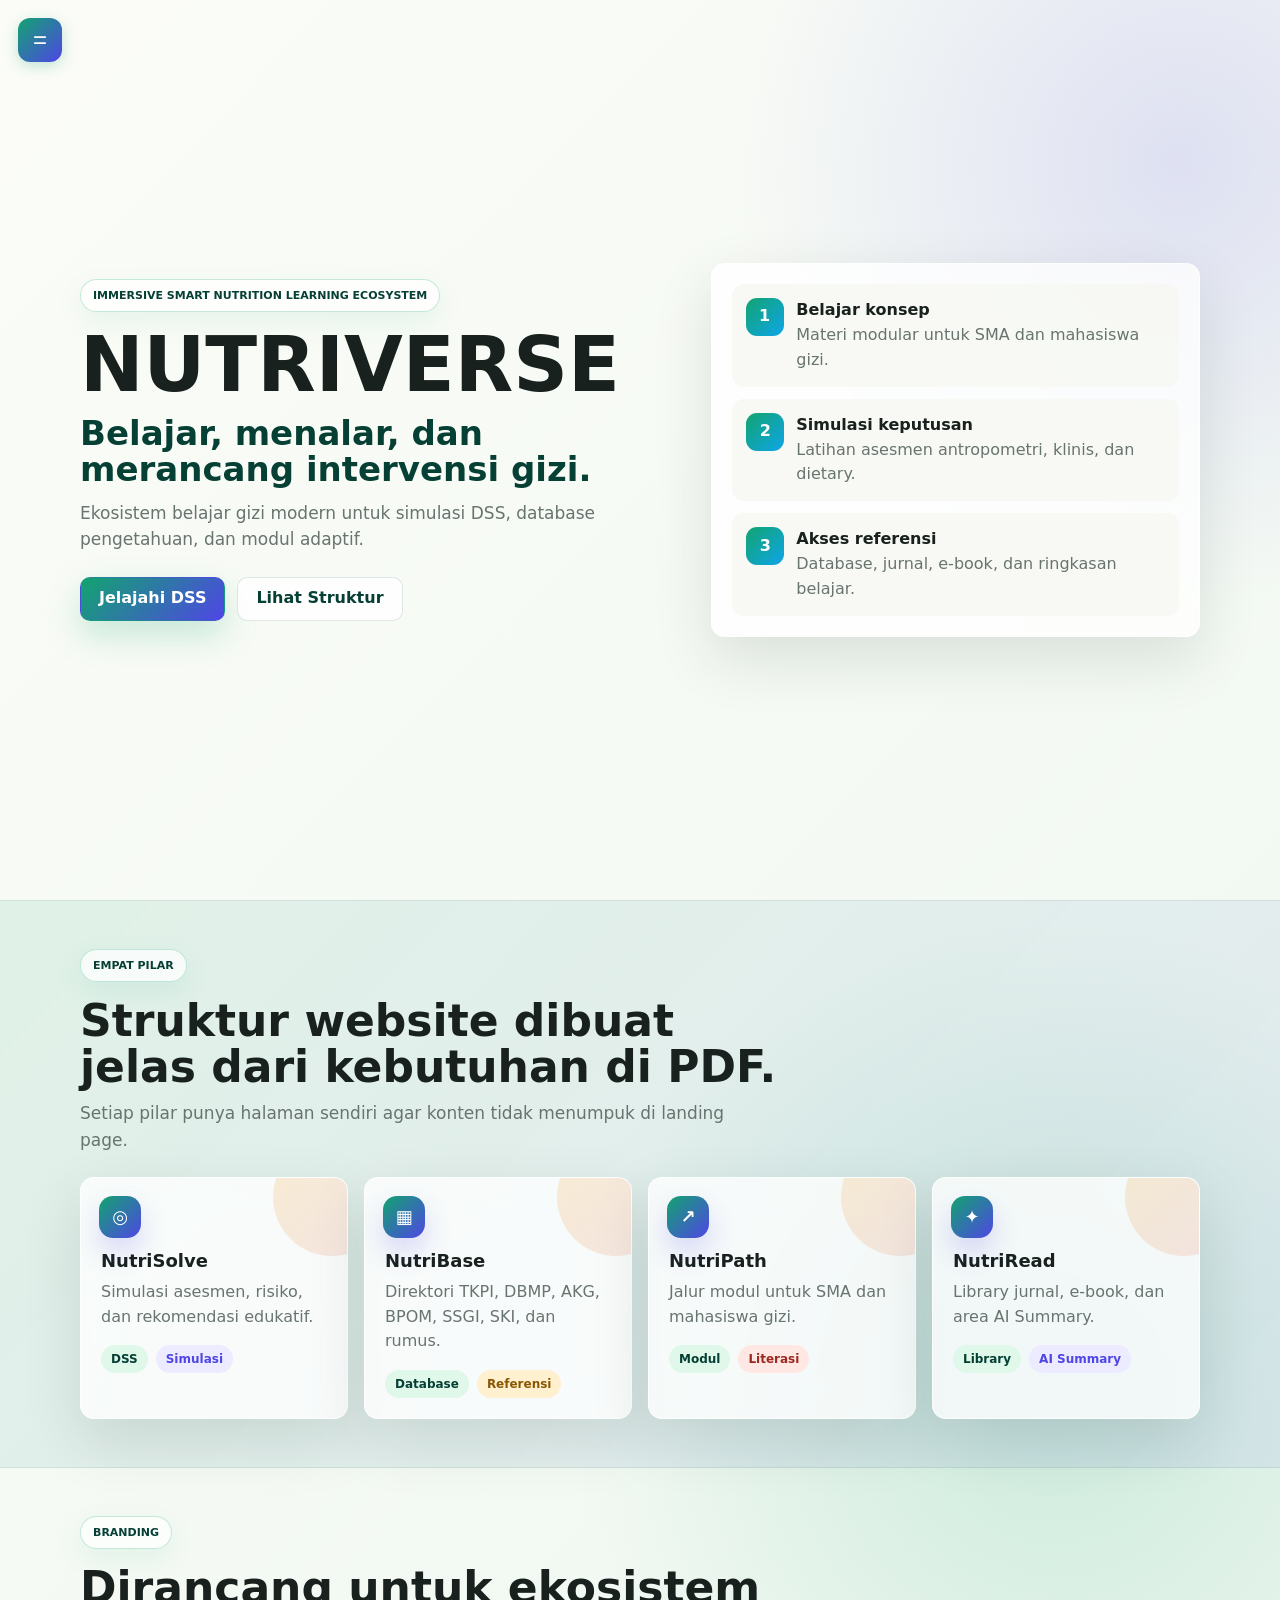
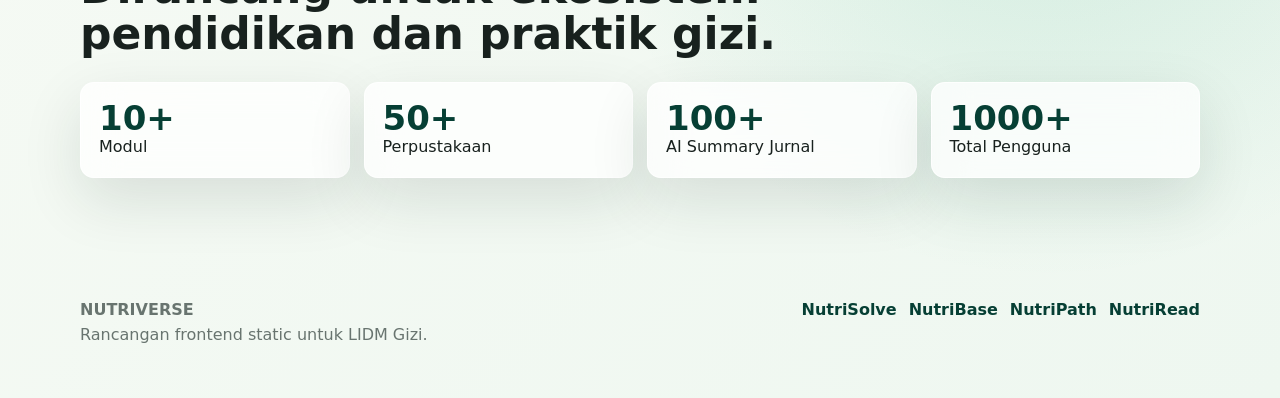
<file: index.html>
<!doctype html>
<html lang="id">
<head>
  <meta charset="utf-8">
  <meta name="viewport" content="width=device-width, initial-scale=1">
  <title>NUTRIVERSE | Ekosistem Pembelajaran Gizi</title>
  <link rel="stylesheet" href="assets/css/styles.css">
</head>
<body>
  <header class="site-header">
    <nav class="nav" aria-label="Navigasi utama">
      <a class="brand" href="index.html"><span class="brand-mark">NV</span><span>NUTRIVERSE</span></a>
      <button class="nav-toggle" type="button" data-nav-toggle aria-label="Buka navigasi">=</button>
      <div class="nav-links" data-nav-links>
        <a class="active" href="index.html">Beranda</a>
        <div class="nav-group">
          <a class="nav-parent" href="nutrisolve.html"><span>NutriSolve</span><span class="nav-chevron">v</span></a>
          <div class="nav-sub-links">
            <a href="antropometri.html">Anthro</a>
            <a href="clinical.html">Clinical</a>
            <a href="dietary.html">Dietary</a>
          </div>
        </div>
        <a href="nutribase.html">NutriBase</a>
        <a href="nutripath.html">NutriPath</a>
        <a href="nutriread.html">NutriRead</a>
      </div>
    </nav>
  </header>

  <main>
    <section class="hero">
      <div>
        <span class="eyebrow">Immersive Smart Nutrition Learning Ecosystem</span>
        <h1>NUTRIVERSE</h1>
        <p class="hero-subtitle">Belajar, menalar, dan merancang intervensi gizi.</p>
        <p class="lead">Ekosistem belajar gizi modern untuk simulasi DSS, database pengetahuan, dan modul adaptif.</p>
        <div class="hero-actions">
          <a class="button primary" href="nutrisolve.html">Jelajahi DSS</a>
          <a class="button secondary" href="#pilar">Lihat Struktur</a>
        </div>
      </div>
      <aside class="hero-panel" aria-label="Alur NutriVerse">
        <ol class="flow-list">
          <li><span class="step-number">1</span><div><strong>Belajar konsep</strong><br><span class="muted">Materi modular untuk SMA dan mahasiswa gizi.</span></div></li>
          <li><span class="step-number">2</span><div><strong>Simulasi keputusan</strong><br><span class="muted">Latihan asesmen antropometri, klinis, dan dietary.</span></div></li>
          <li><span class="step-number">3</span><div><strong>Akses referensi</strong><br><span class="muted">Database, jurnal, e-book, dan ringkasan belajar.</span></div></li>
        </ol>
      </aside>
    </section>

    <section class="section feature-band" id="pilar">
      <div class="section-inner">
        <div class="section-head">
          <span class="eyebrow">Empat Pilar</span>
          <h2>Struktur website dibuat jelas dari kebutuhan di PDF.</h2>
          <p class="lead">Setiap pilar punya halaman sendiri agar konten tidak menumpuk di landing page.</p>
        </div>
        <div class="grid">
          <a class="card card-link" data-icon="◎" href="nutrisolve.html"><h3>NutriSolve</h3><p>Simulasi asesmen, risiko, dan rekomendasi edukatif.</p><div class="tag-row"><span class="tag">DSS</span><span class="tag blue">Simulasi</span></div></a>
          <a class="card card-link" data-icon="▦" href="nutribase.html"><h3>NutriBase</h3><p>Direktori TKPI, DBMP, AKG, BPOM, SSGI, SKI, dan rumus.</p><div class="tag-row"><span class="tag">Database</span><span class="tag gold">Referensi</span></div></a>
          <a class="card card-link" data-icon="↗" href="nutripath.html"><h3>NutriPath</h3><p>Jalur modul untuk SMA dan mahasiswa gizi.</p><div class="tag-row"><span class="tag">Modul</span><span class="tag coral">Literasi</span></div></a>
          <a class="card card-link" data-icon="✦" href="nutriread.html"><h3>NutriRead</h3><p>Library jurnal, e-book, dan area AI Summary.</p><div class="tag-row"><span class="tag">Library</span><span class="tag blue">AI Summary</span></div></a>
        </div>
      </div>
    </section>

    <section class="section">
      <div class="section-inner">
        <div class="section-head">
          <span class="eyebrow">Branding</span>
          <h2>Dirancang untuk ekosistem pendidikan dan praktik gizi.</h2>
        </div>
        <div class="stats">
          <div class="stat"><strong>10+</strong><span>Modul</span></div>
          <div class="stat"><strong>50+</strong><span>Perpustakaan</span></div>
          <div class="stat"><strong>100+</strong><span>AI Summary Jurnal</span></div>
          <div class="stat"><strong>1000+</strong><span>Total Pengguna</span></div>
        </div>
      </div>
    </section>
  </main>

  <footer class="site-footer">
    <div class="footer-inner">
      <div><strong>NUTRIVERSE</strong><p class="muted">Rancangan frontend static untuk LIDM Gizi.</p></div>
      <div class="footer-links">
        <a href="nutrisolve.html">NutriSolve</a>
        <a href="nutribase.html">NutriBase</a>
        <a href="nutripath.html">NutriPath</a>
        <a href="nutriread.html">NutriRead</a>
      </div>
    </div>
  </footer>
  <script src="assets/js/main.js"></script>
</body>
</html>
</file>
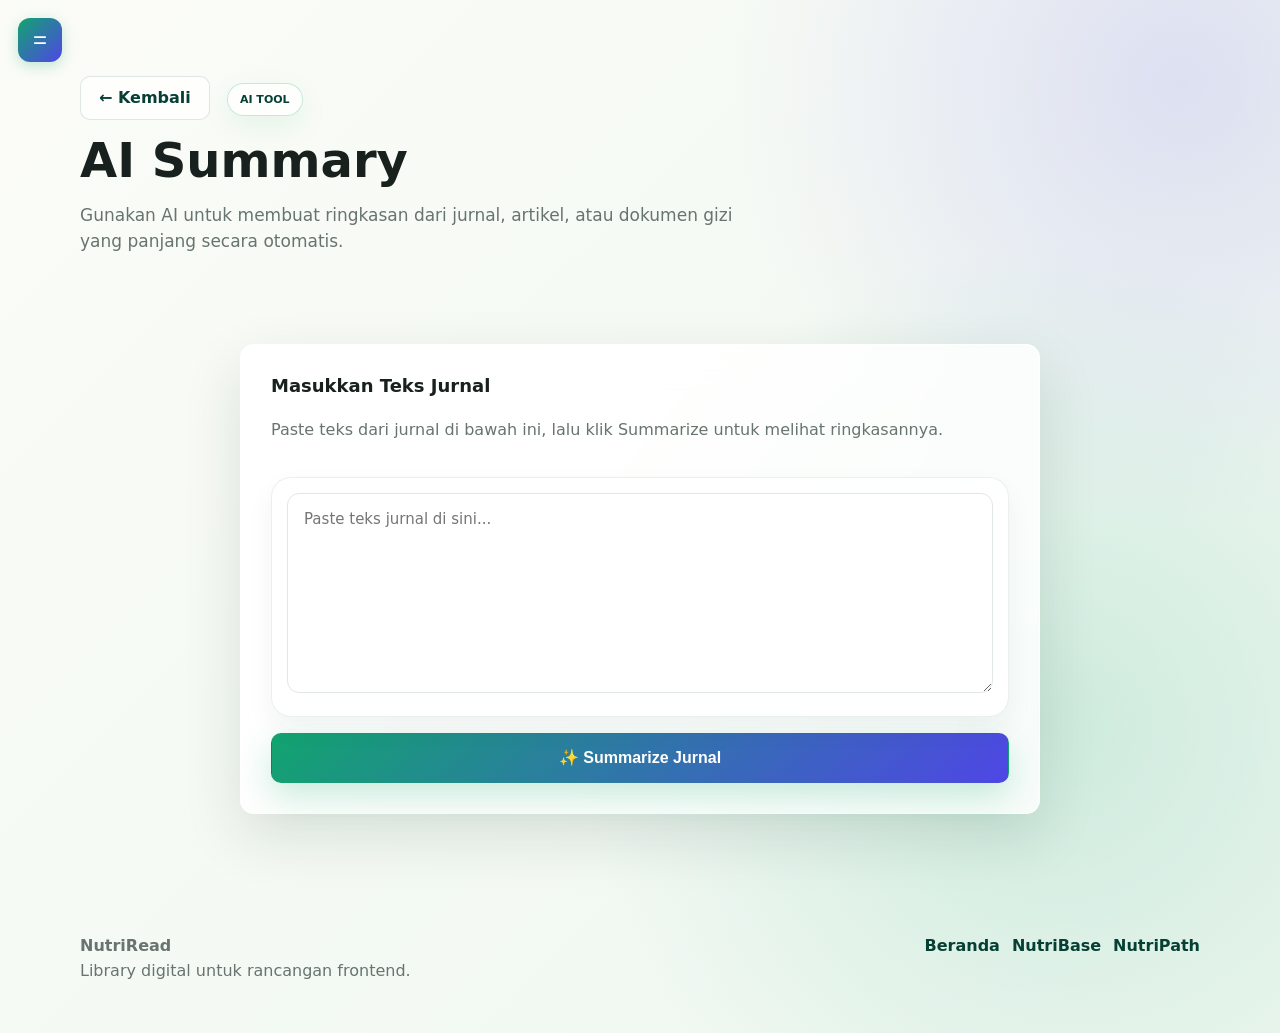
<file: ai_summary.html>
<!doctype html>
<html lang="id">
<head>
  <meta charset="utf-8">
  <meta name="viewport" content="width=device-width, initial-scale=1">
  <title>AI Summary | NutriRead</title>
  <link rel="stylesheet" href="assets/css/styles.css">
  <style>
    .ai-workspace {
      max-width: 800px;
      margin: 0 auto;
    }
    .result-box {
      margin-top: 24px;
      padding: 20px;
      border-radius: 14px;
      background: var(--paper);
      border: 1px solid var(--line);
      min-height: 120px;
      display: none;
    }
    .result-box.active {
      display: block;
    }
  </style>
</head>
<body>
  <header class="site-header">
    <nav class="nav" aria-label="Navigasi utama">
      <a class="brand" href="index.html"><span class="brand-mark">NV</span><span>NUTRIVERSE</span></a>
      <button class="nav-toggle" type="button" data-nav-toggle aria-label="Buka navigasi">=</button>
      <div class="nav-links" data-nav-links>
        <a href="index.html">Beranda</a>
        <div class="nav-group">
          <a class="nav-parent" href="nutrisolve.html"><span>NutriSolve</span><span class="nav-chevron">v</span></a>
          <div class="nav-sub-links">
            <a href="antropometri.html">Anthro</a>
            <a href="clinical.html">Clinical</a>
            <a href="dietary.html">Dietary</a>
          </div>
        </div>
        <a href="nutribase.html">NutriBase</a>
        <a href="nutripath.html">NutriPath</a>
        <a class="active" href="nutriread.html">NutriRead</a>
      </div>
    </nav>
  </header>
  <main>
    <section class="page-hero" style="padding-bottom: 24px;">
      <a href="nutriread.html" class="button secondary" style="margin-bottom: 16px; display: inline-flex;">&larr; Kembali</a>
      <span class="eyebrow" style="margin-left: 12px;">AI Tool</span>
      <h1>AI Summary</h1>
      <p class="lead">Gunakan AI untuk membuat ringkasan dari jurnal, artikel, atau dokumen gizi yang panjang secara otomatis.</p>
    </section>
    <section class="section">
      <div class="section-inner ai-workspace">
        <div class="mockup" style="padding: 30px; background: rgba(255, 255, 255, 0.84);">
          <h3>Masukkan Teks Jurnal</h3>
          <p class="muted" style="margin-bottom: 20px;">Paste teks dari jurnal di bawah ini, lalu klik Summarize untuk melihat ringkasannya.</p>
          <div class="form-grid" style="grid-template-columns: 1fr; gap: 16px;">
            <div class="field" style="min-height: auto;">
              <textarea id="journal-input" placeholder="Paste teks jurnal di sini..." style="width: 100%; min-height: 200px; padding: 16px; border-radius: 12px; border: 1px solid var(--line); font-family: inherit; font-size: 15px; resize: vertical;"></textarea>
            </div>
            <button id="summarize-btn" class="button primary" style="width: 100%; height: 50px; font-size: 16px;">✨ Summarize Jurnal</button>
          </div>

          <div id="summary-result" class="result-box">
            <div style="display: flex; align-items: center; gap: 10px; margin-bottom: 12px;">
              <span style="font-size: 20px;">🤖</span>
              <h4 style="margin: 0; font-size: 18px; color: var(--green-dark);">Hasil AI Summary</h4>
            </div>
            <div id="summary-text" style="color: var(--ink); line-height: 1.6;"></div>
          </div>
        </div>
      </div>
    </section>
  </main>
  <footer class="site-footer">
    <div class="footer-inner">
      <div><strong>NutriRead</strong><p class="muted">Library digital untuk rancangan frontend.</p></div>
      <div class="footer-links">
        <a href="index.html">Beranda</a>
        <a href="nutribase.html">NutriBase</a>
        <a href="nutripath.html">NutriPath</a>
      </div>
    </div>
  </footer>
  <script src="assets/js/main.js"></script>
  <script>
    document.getElementById('summarize-btn').addEventListener('click', function() {
      const input = document.getElementById('journal-input').value;
      const resultBox = document.getElementById('summary-result');
      const summaryText = document.getElementById('summary-text');
      const btn = this;

      if (!input.trim()) {
        alert('Mohon masukkan teks jurnal terlebih dahulu!');
        return;
      }

      // Loading state
      btn.innerHTML = 'Memproses...';
      btn.style.opacity = '0.7';
      btn.disabled = true;
      resultBox.classList.remove('active');

      // Simulate AI process
      setTimeout(() => {
        btn.innerHTML = '✨ Summarize Jurnal';
        btn.style.opacity = '1';
        btn.disabled = false;
        
        summaryText.innerHTML = `
          <strong>Ringkasan Eksekutif:</strong><br>
          Berdasarkan teks yang diberikan, AI mengidentifikasi poin-poin utama berikut:
          <ul style="margin-top: 10px; padding-left: 20px;">
            <li style="margin-bottom: 6px;">Metode yang digunakan memiliki pendekatan komprehensif terhadap analisis diet.</li>
            <li style="margin-bottom: 6px;">Terdapat korelasi signifikan antara asupan gizi tertentu dengan indikator kesehatan klinis.</li>
            <li style="margin-bottom: 6px;">Kesimpulan menekankan pentingnya intervensi gizi berbasis bukti (evidence-based).</li>
          </ul>
          <em>(Ini adalah simulasi hasil AI Summary yang siap dihubungkan dengan API LLM)</em>
        `;
        
        resultBox.classList.add('active');
      }, 1500);
    });
  </script>
</body>
</html>
</file>
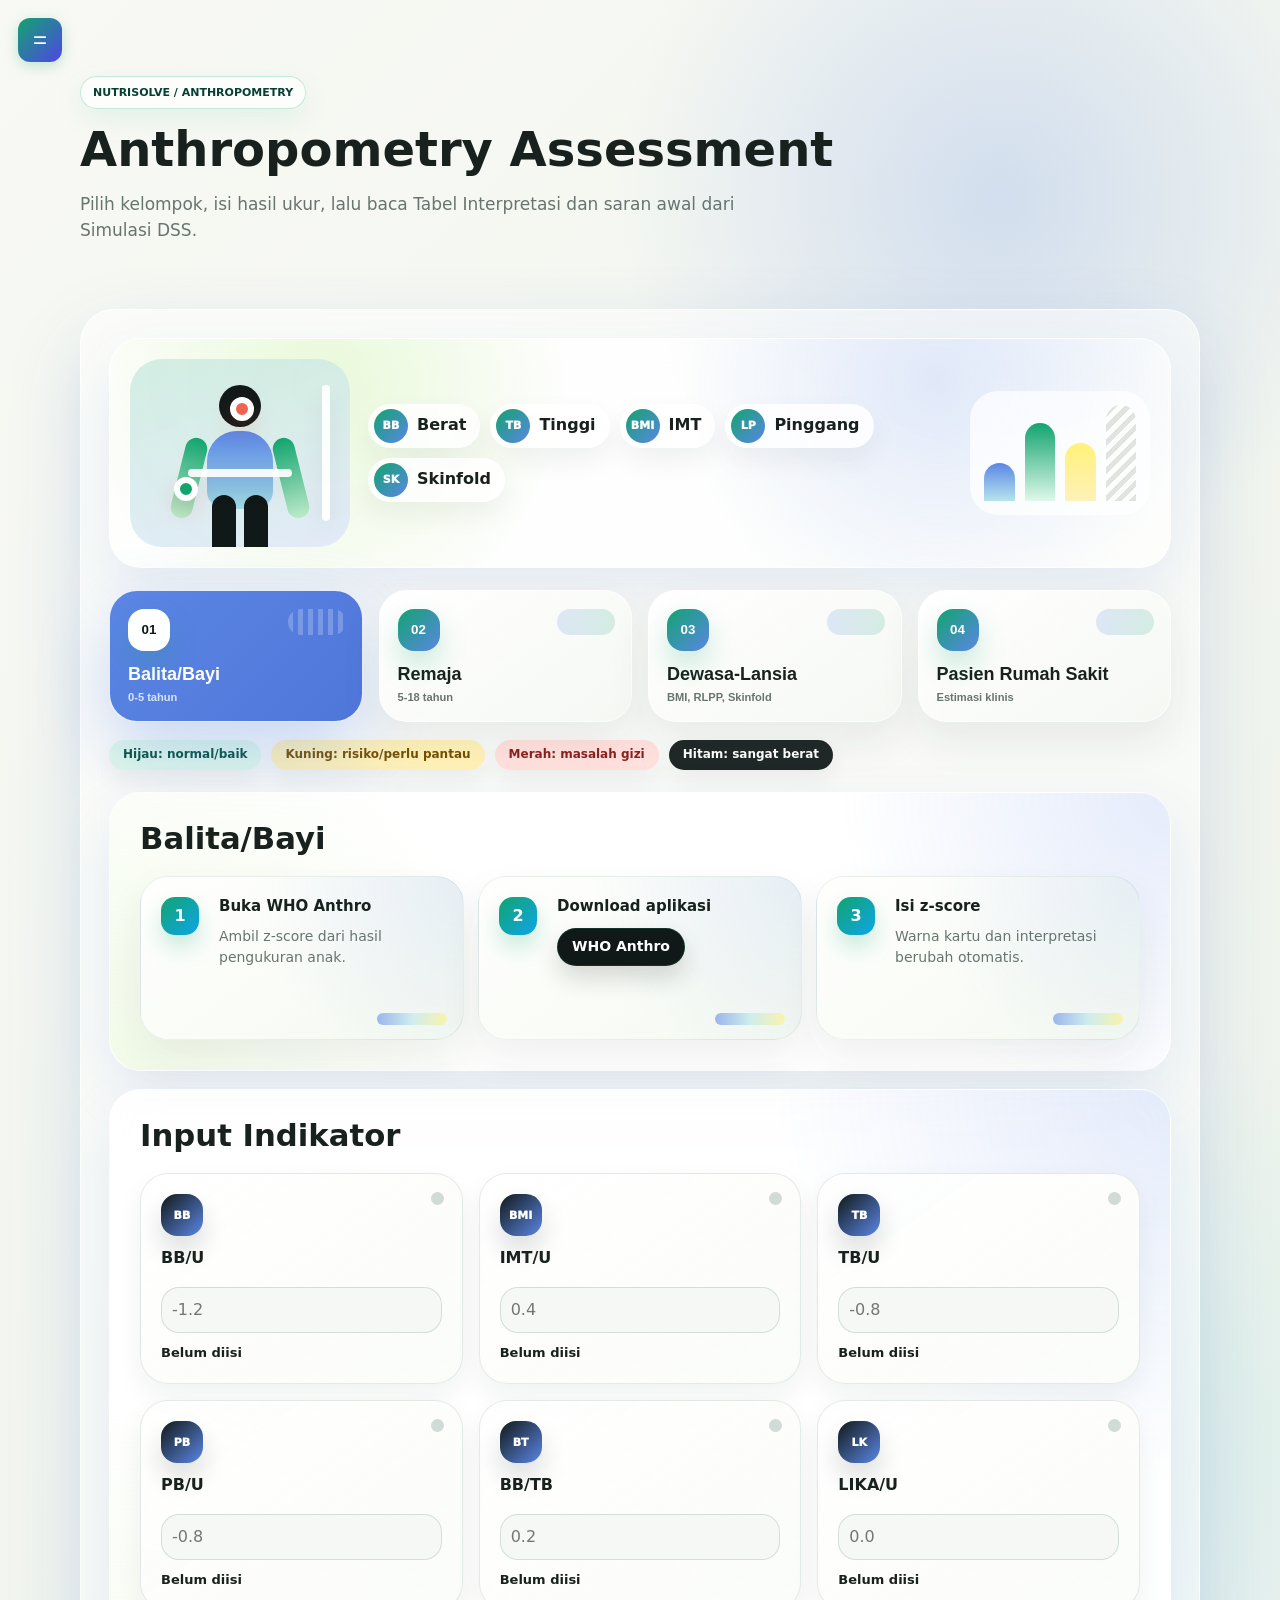
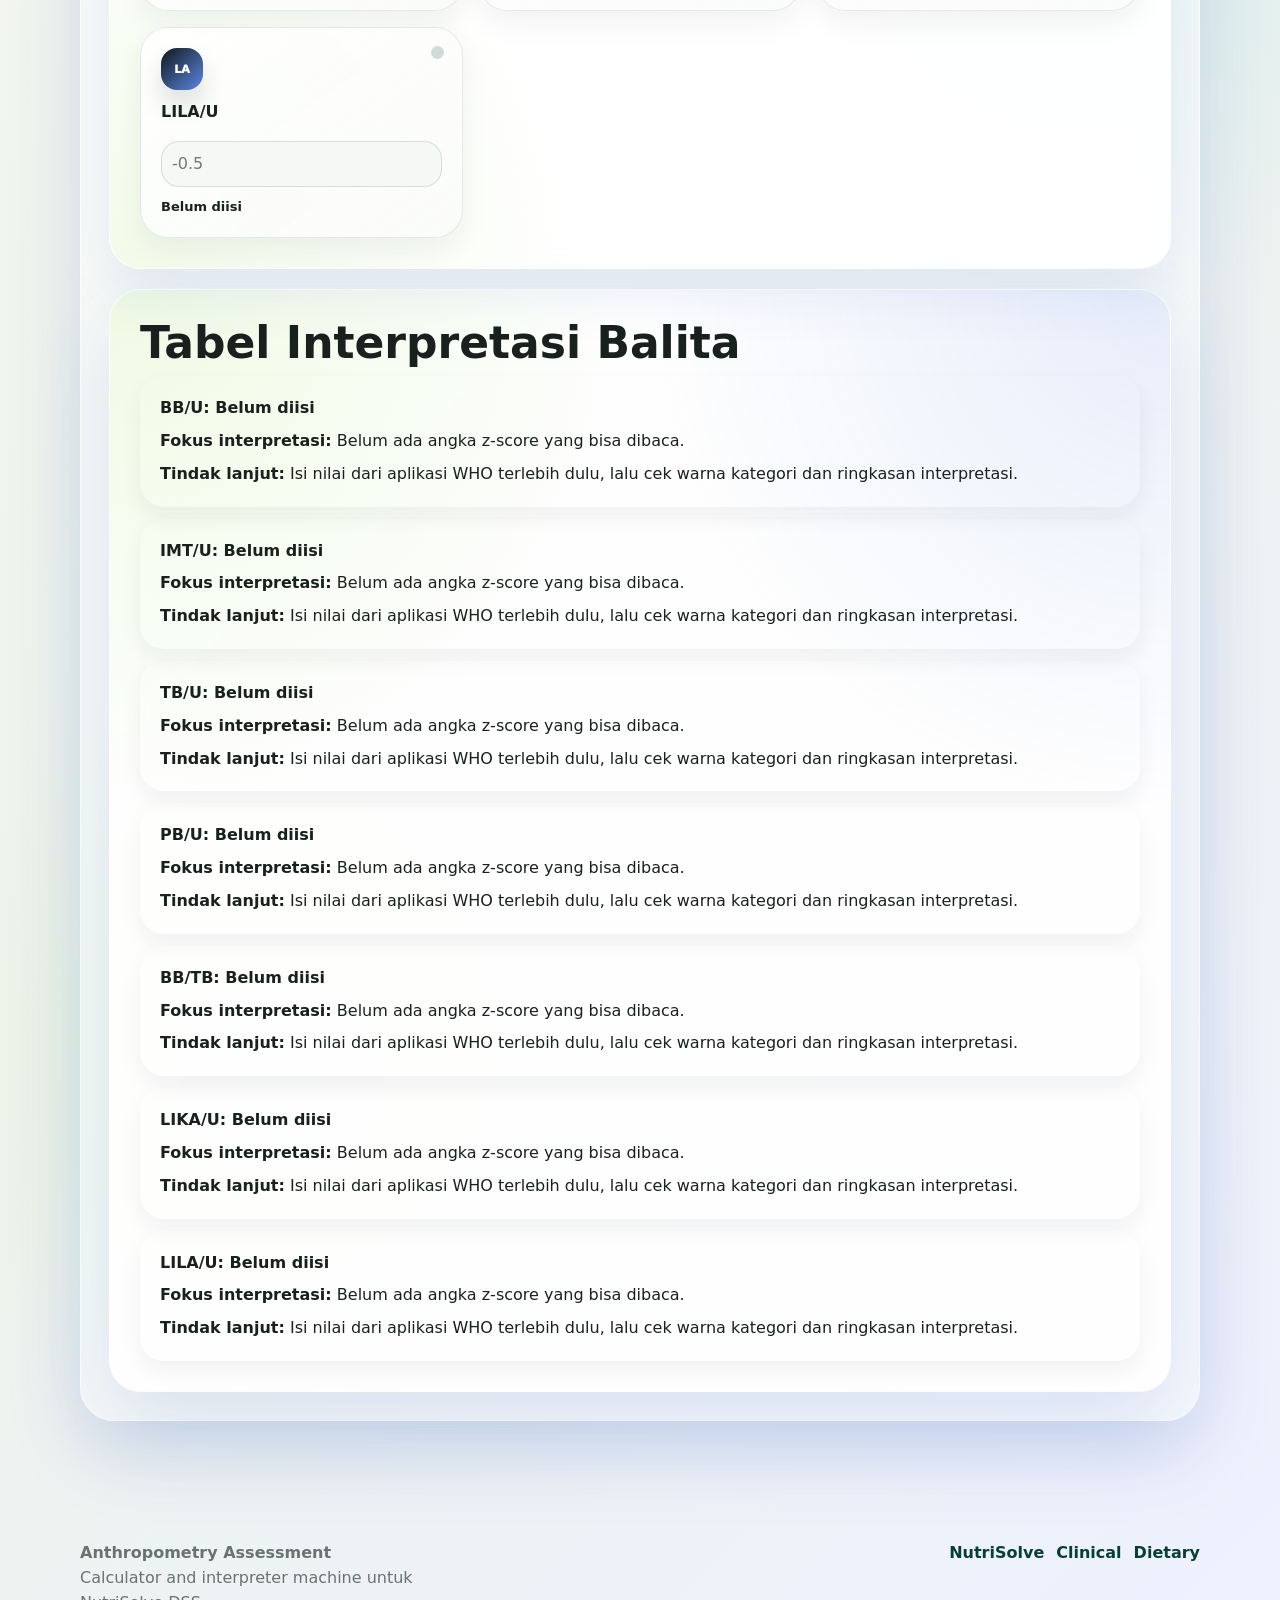
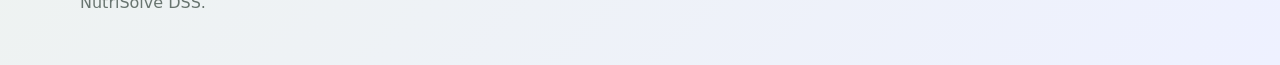
<file: antropometri.html>
<!doctype html>
<html lang="id">
<head>
  <meta charset="utf-8">
  <meta name="viewport" content="width=device-width, initial-scale=1">
  <title>Anthropometry Assessment | NutriSolve</title>
  <link rel="stylesheet" href="assets/css/styles.css">
</head>
<body class="anthro-page">
  <header class="site-header">
    <nav class="nav" aria-label="Navigasi utama">
      <a class="brand" href="index.html"><span class="brand-mark">NV</span><span>NUTRIVERSE</span></a>
      <button class="nav-toggle" type="button" data-nav-toggle aria-label="Buka navigasi">=</button>
      <div class="nav-links" data-nav-links>
        <a href="index.html">Beranda</a>
        <div class="nav-group active">
          <a class="nav-parent active" href="nutrisolve.html"><span>NutriSolve</span><span class="nav-chevron">v</span></a>
          <div class="nav-sub-links">
            <a class="active" href="antropometri.html">Anthro</a>
            <a href="clinical.html">Clinical</a>
            <a href="dietary.html">Dietary</a>
          </div>
        </div>
        <a href="nutribase.html">NutriBase</a>
        <a href="nutripath.html">NutriPath</a>
        <a href="nutriread.html">NutriRead</a>
      </div>
    </nav>
  </header>

  <main>
    <section class="page-hero anthro-hero">
      <span class="eyebrow">NutriSolve / Anthropometry</span>
      <h1>Anthropometry Assessment</h1>
      <p class="lead">Pilih kelompok, isi hasil ukur, lalu baca Tabel Interpretasi dan saran awal dari Simulasi DSS.</p>
    </section>

    <section class="section">
      <div class="section-inner anthro-workspace">
        <div class="anthro-visual-board" aria-label="Visual panduan anthropometry">
          <div class="body-map" aria-hidden="true">
            <span class="body-head"></span>
            <span class="body-torso"></span>
            <span class="body-arm left"></span>
            <span class="body-arm right"></span>
            <span class="body-leg left"></span>
            <span class="body-leg right"></span>
            <span class="measure-line height"></span>
            <span class="measure-line waist"></span>
            <span class="measure-dot head"></span>
            <span class="measure-dot arm"></span>
          </div>
          <div class="visual-chip-row">
            <span class="visual-chip"><i>BB</i> Berat</span>
            <span class="visual-chip"><i>TB</i> Tinggi</span>
            <span class="visual-chip"><i>BMI</i> IMT</span>
            <span class="visual-chip"><i>LP</i> Pinggang</span>
            <span class="visual-chip"><i>SK</i> Skinfold</span>
          </div>
          <div class="visual-meter" aria-hidden="true"><span></span><span></span><span></span><span></span></div>
        </div>

        <div class="anthro-mode-grid" aria-label="Pilihan kelompok antropometri">
          <button class="anthro-mode active" type="button" data-anthro-tab="child"><span>01</span><strong>Balita/Bayi</strong><small>0-5 tahun</small></button>
          <button class="anthro-mode" type="button" data-anthro-tab="teen"><span>02</span><strong>Remaja</strong><small>5-18 tahun</small></button>
          <button class="anthro-mode" type="button" data-anthro-tab="adult"><span>03</span><strong>Dewasa-Lansia</strong><small>BMI, RLPP, Skinfold</small></button>
          <button class="anthro-mode" type="button" data-anthro-tab="hospital"><span>04</span><strong>Pasien Rumah Sakit</strong><small>Estimasi klinis</small></button>
        </div>

        <div class="anthro-legend">
          <span class="anthro-status normal">Hijau: normal/baik</span>
          <span class="anthro-status risk">Kuning: risiko/perlu pantau</span>
          <span class="anthro-status bad">Merah: masalah gizi</span>
          <span class="anthro-status severe">Hitam: sangat berat</span>
        </div>

        <div class="anthro-panel active" data-anthro-panel="child">
          <div class="grid two">
            <div class="mockup">
              <h2>Balita/Bayi</h2>
              <div class="anthro-steps">
                <div class="anthro-step-card">
                  <span>1</span>
                  <div><strong>Buka WHO Anthro</strong><p>Ambil z-score dari hasil pengukuran anak.</p></div>
                </div>
                <div class="anthro-step-card">
                  <span>2</span>
                  <div><strong>Download aplikasi</strong><p><a class="anthro-step-action" href="https://www.who.int/tools/child-growth-standards/software" target="_blank" rel="noreferrer">WHO Anthro</a></p></div>
                </div>
                <div class="anthro-step-card">
                  <span>3</span>
                  <div><strong>Isi z-score</strong><p>Warna kartu dan interpretasi berubah otomatis.</p></div>
                </div>
              </div>
            </div>
            <div class="mockup">
              <h2>Input Indikator</h2>
              <div class="indicator-grid">
                <label class="indicator-card"><i class="indicator-icon">BB</i><span>BB/U</span><input type="number" step="0.1" data-child-indicator="wfa" placeholder="-1.2"><b data-output="child-wfa">Belum diisi</b></label>
                <label class="indicator-card"><i class="indicator-icon">BMI</i><span>IMT/U</span><input type="number" step="0.1" data-child-indicator="bmifa" placeholder="0.4"><b data-output="child-bmifa">Belum diisi</b></label>
                <label class="indicator-card"><i class="indicator-icon">TB</i><span>TB/U</span><input type="number" step="0.1" data-child-indicator="hfa" placeholder="-0.8"><b data-output="child-hfa">Belum diisi</b></label>
                <label class="indicator-card"><i class="indicator-icon">PB</i><span>PB/U</span><input type="number" step="0.1" data-child-indicator="lfa" placeholder="-0.8"><b data-output="child-lfa">Belum diisi</b></label>
                <label class="indicator-card"><i class="indicator-icon">BT</i><span>BB/TB</span><input type="number" step="0.1" data-child-indicator="wfh" placeholder="0.2"><b data-output="child-wfh">Belum diisi</b></label>
                <label class="indicator-card"><i class="indicator-icon">LK</i><span>LIKA/U</span><input type="number" step="0.1" data-child-indicator="hcfa" placeholder="0.0"><b data-output="child-hcfa">Belum diisi</b></label>
                <label class="indicator-card"><i class="indicator-icon">LA</i><span>LILA/U</span><input type="number" step="0.1" data-child-indicator="acfa" placeholder="-0.5"><b data-output="child-acfa">Belum diisi</b></label>
              </div>
            </div>
          </div>
          <div class="anthro-result" data-result="child">
            <h2>Tabel Interpretasi Balita</h2>
            <p>Isi z-score untuk melihat kategori, interpretasi, dan saran awal.</p>
          </div>
        </div>

        <div class="anthro-panel" data-anthro-panel="teen">
          <div class="grid two">
            <div class="mockup">
              <h2>Remaja</h2>
              <div class="anthro-steps">
                <div class="anthro-step-card">
                  <span>1</span>
                  <div><strong>Buka AnthroPLUS</strong><p>Gunakan z-score untuk usia 5 sampai 18 tahun.</p></div>
                </div>
                <div class="anthro-step-card">
                  <span>2</span>
                  <div><strong>Download aplikasi</strong><p><a class="anthro-step-action" href="https://www.who.int/tools/growth-reference-data-for-5to19-years/application-tools" target="_blank" rel="noreferrer">AnthroPLUS</a></p></div>
                </div>
                <div class="anthro-step-card">
                  <span>3</span>
                  <div><strong>Cek umur</strong><p>BB/U nonaktif otomatis saat umur di atas 10.</p></div>
                </div>
              </div>
            </div>
            <div class="mockup">
              <h2>Input Remaja</h2>
              <div class="form-grid">
                <label class="field" data-icon="AGE"><span>Umur</span><input class="anthro-input" type="number" min="5" max="18" value="9" data-teen-age></label>
              </div>
              <div class="indicator-grid compact">
                <label class="indicator-card"><i class="indicator-icon">BMI</i><span>IMT/U</span><input type="number" step="0.1" data-teen-indicator="bmifa" placeholder="0.2"><b data-output="teen-bmifa">Belum diisi</b></label>
                <label class="indicator-card"><i class="indicator-icon">BB</i><span>BB/U</span><input type="number" step="0.1" data-teen-indicator="wfa" placeholder="-0.8"><b data-output="teen-wfa">Belum diisi</b></label>
                <label class="indicator-card"><i class="indicator-icon">TB</i><span>TB/U</span><input type="number" step="0.1" data-teen-indicator="hfa" placeholder="-0.3"><b data-output="teen-hfa">Belum diisi</b></label>
              </div>
            </div>
          </div>
          <div class="anthro-result" data-result="teen">
            <h2>Tabel Interpretasi Remaja</h2>
            <p>Isi umur dan z-score untuk menjalankan interpreter.</p>
          </div>
        </div>

        <div class="anthro-panel" data-anthro-panel="adult">
          <div class="grid two">
            <div class="mockup">
              <h2>Dewasa-Lansia Calculator</h2>
              <p class="muted">BMI, Waist/Hip Ratio, lingkar pinggang, LILA, dan Skinfold.</p>
              <div class="form-grid">
                <label class="field" data-icon="KG"><span>Berat badan</span><input class="anthro-input" type="number" step="0.1" value="60" data-adult="weight"></label>
                <label class="field" data-icon="CM"><span>Tinggi badan</span><input class="anthro-input" type="number" step="0.1" value="165" data-adult="height"></label>
                <label class="field" data-icon="W"><span>Lingkar pinggang</span><input class="anthro-input" type="number" step="0.1" value="78" data-adult="waist"></label>
                <label class="field" data-icon="H"><span>Lingkar panggul</span><input class="anthro-input" type="number" step="0.1" value="94" data-adult="hip"></label>
                <label class="field" data-icon="L"><span>LILA</span><input class="anthro-input" type="number" step="0.1" value="24" data-adult="lila"></label>
                <label class="field" data-icon="S"><span>Jenis kelamin</span><select class="anthro-input" data-adult="sex"><option value="male">Laki-laki</option><option value="female">Perempuan</option></select></label>
              </div>
            </div>
            <div class="mockup">
              <h2>Skinfold</h2>
              <div class="formula-note">D = c - m x log skinfold; %BF = (495/D - 450) x 100; BF = BB x %BF; FFM = BB - BF</div>
              <div class="form-grid">
                <label class="field" data-icon="c"><span>Konstanta c</span><input class="anthro-input" type="number" step="0.001" value="1.112" data-adult="c"></label>
                <label class="field" data-icon="m"><span>Konstanta m</span><input class="anthro-input" type="number" step="0.001" value="0.00043499" data-adult="m"></label>
                <label class="field" data-icon="MM"><span>Skinfold harus mm</span><input class="anthro-input" type="number" step="0.1" value="18" data-adult="skinfold"></label>
                <label class="field" data-icon="%"><span>Umur</span><input class="anthro-input" type="number" step="1" value="28" data-adult="age"></label>
              </div>
            </div>
          </div>
          <div class="anthro-result" data-result="adult"></div>
        </div>

        <div class="anthro-panel" data-anthro-panel="hospital">
          <div class="grid two">
            <div class="mockup">
              <h2>Pasien Rumah Sakit</h2>
              <div class="form-grid">
                <label class="field" data-icon="S"><span>Jenis kelamin</span><select class="anthro-input" data-hospital="sex"><option value="male">Laki-laki</option><option value="female">Perempuan</option></select></label>
                <label class="field" data-icon="AGE"><span>Umur</span><input class="anthro-input" type="number" value="45" data-hospital="age"></label>
                <label class="field" data-icon="CB"><span>Lingkar betis</span><input class="anthro-input" type="number" step="0.1" value="34" data-hospital="calf"></label>
                <label class="field" data-icon="KH"><span>Tinggi lutut</span><input class="anthro-input" type="number" step="0.1" value="50" data-hospital="knee"></label>
                <label class="field" data-icon="UA"><span>LILA</span><input class="anthro-input" type="number" step="0.1" value="27" data-hospital="lila"></label>
                <label class="field" data-icon="SF"><span>Subscapular</span><input class="anthro-input" type="number" step="0.1" value="16" data-hospital="subscapular"></label>
                <label class="field" data-icon="DS"><span>Demispan</span><input class="anthro-input" type="number" step="0.1" value="77" data-hospital="demispan"></label>
                <label class="field" data-icon="UL"><span>Panjang ulna</span><input class="anthro-input" type="number" step="0.1" value="26" data-hospital="ulna"></label>
              </div>
            </div>
            <div class="mockup">
              <h2>Pilih Rumus Estimasi</h2>
              <div class="formula-list">
                <label><input type="radio" name="hospital-height" value="chumlea" checked> Chumlea: TB dari umur + tinggi lutut</label>
                <label><input type="radio" name="hospital-height" value="bassey"> Bassey: TB dari demispan</label>
                <label><input type="radio" name="hospital-height" value="ulna"> Ulna: TB dari panjang ulna</label>
              </div>
              <label class="field" data-icon="U"><span>Populasi formula ulna</span><select class="anthro-input" data-hospital="ulnaFormula"><option value="ilayperuma">Ilayperuma et al</option><option value="thummar">Thummar et al</option><option value="pureepatpong">Pureepatpong et al</option><option value="bonell">Bonell et al</option></select></label>
              <p class="muted">BB estimasi memakai lingkar betis, tinggi lutut, LILA, dan subscapular sesuai tabel.</p>
            </div>
          </div>
          <div class="anthro-result" data-result="hospital"></div>
        </div>
      </div>
    </section>
  </main>

  <footer class="site-footer">
    <div class="footer-inner">
      <div><strong>Anthropometry Assessment</strong><p class="muted">Calculator and interpreter machine untuk NutriSolve DSS.</p></div>
      <div class="footer-links"><a href="nutrisolve.html">NutriSolve</a><a href="clinical.html">Clinical</a><a href="dietary.html">Dietary</a></div>
    </div>
  </footer>
  <script src="assets/js/main.js"></script>
</body>
</html>
</file>
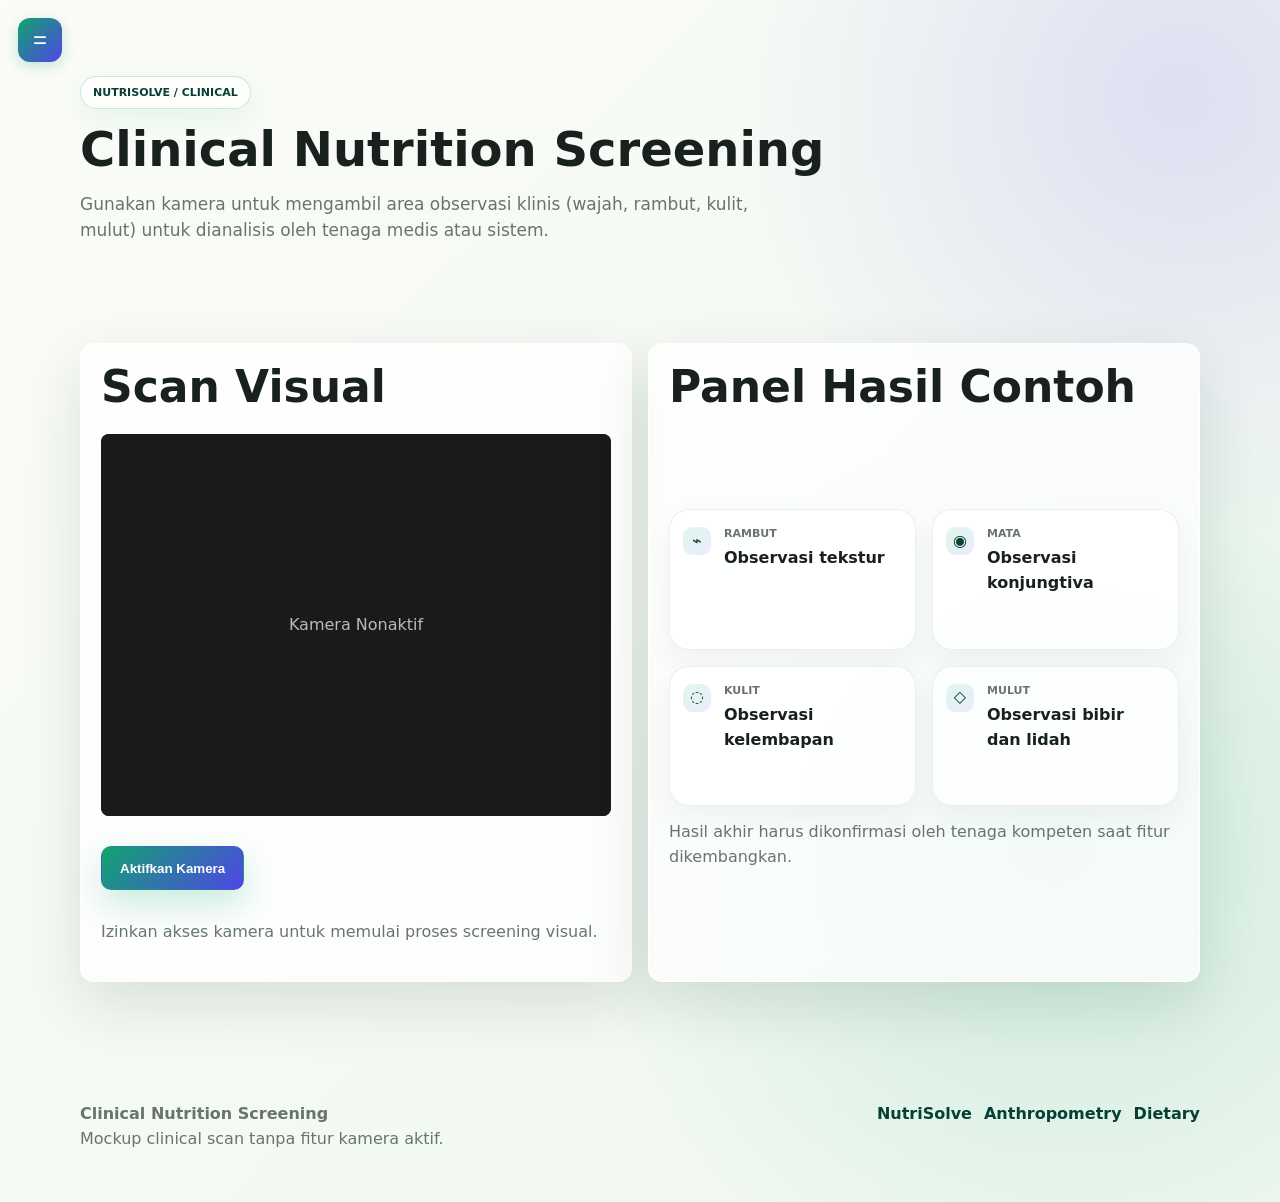
<file: clinical.html>
<!doctype html>
<html lang="id">
<head>
  <meta charset="utf-8">
  <meta name="viewport" content="width=device-width, initial-scale=1">
  <title>Clinical Nutrition Screening | NutriSolve</title>
  <link rel="stylesheet" href="assets/css/styles.css">
</head>
<body>
  <header class="site-header"><nav class="nav" aria-label="Navigasi utama"><a class="brand" href="index.html"><span class="brand-mark">NV</span><span>NUTRIVERSE</span></a><button class="nav-toggle" type="button" data-nav-toggle aria-label="Buka navigasi">=</button><div class="nav-links" data-nav-links>
        <a href="index.html">Beranda</a>
        <div class="nav-group active">
          <a class="nav-parent active" href="nutrisolve.html"><span>NutriSolve</span><span class="nav-chevron">v</span></a>
          <div class="nav-sub-links">
            <a href="antropometri.html">Anthro</a>
            <a class="active" href="clinical.html">Clinical</a>
            <a href="dietary.html">Dietary</a>
          </div>
        </div>
        <a href="nutribase.html">NutriBase</a>
        <a href="nutripath.html">NutriPath</a>
        <a href="nutriread.html">NutriRead</a>
      </div></nav></header>
  <main>
    <section class="page-hero">
      <span class="eyebrow">NutriSolve / Clinical</span>
      <h1>Clinical Nutrition Screening</h1>
      <p class="lead">Gunakan kamera untuk mengambil area observasi klinis (wajah, rambut, kulit, mulut) untuk dianalisis oleh tenaga medis atau sistem.</p>
    </section>
    <section class="section">
      <div class="section-inner grid two">
        <div class="mockup" id="clinical-scanner">
          <h2>Scan Visual</h2>
          <div class="scan-container" style="position: relative; width: 100%; aspect-ratio: 4/3; background: #222; overflow: hidden; border-radius: 8px; margin-bottom: 1rem; border: 1px solid var(--border-color);">
            <video id="camera-feed" autoplay playsinline style="width: 100%; height: 100%; object-fit: cover; transform: scaleX(-1); display: none;"></video>
            <img id="capture-result" style="width: 100%; height: 100%; object-fit: cover; transform: scaleX(-1); display: none;" alt="Captured scan">
            <div id="camera-placeholder" style="position: absolute; top: 0; left: 0; right: 0; bottom: 0; display: flex; align-items: center; justify-content: center; color: rgba(255,255,255,0.7); background: #1a1a1a;">
              <span>Kamera Nonaktif</span>
            </div>
            <canvas id="camera-canvas" style="display: none;"></canvas>
          </div>
          <div class="scan-controls" style="display: flex; gap: 0.5rem; flex-wrap: wrap;">
            <button class="button primary" id="btn-start-camera" style="cursor: pointer;">Aktifkan Kamera</button>
            <button class="button primary" id="btn-take-picture" style="cursor: pointer; display: none;">Ambil Foto</button>
            <button class="button secondary" id="btn-retake-picture" style="cursor: pointer; display: none;">Foto Ulang</button>
          </div>
          <p class="muted" style="margin-top: 1rem;">Izinkan akses kamera untuk memulai proses screening visual.</p>
        </div>
        <div class="mockup">
          <h2>Panel Hasil Contoh</h2>
          <div class="grid two">
            <div class="field" data-icon="⌁"><span>Rambut</span><strong>Observasi tekstur</strong></div>
            <div class="field" data-icon="◉"><span>Mata</span><strong>Observasi konjungtiva</strong></div>
            <div class="field" data-icon="◌"><span>Kulit</span><strong>Observasi kelembapan</strong></div>
            <div class="field" data-icon="◇"><span>Mulut</span><strong>Observasi bibir dan lidah</strong></div>
          </div>
          <p class="muted">Hasil akhir harus dikonfirmasi oleh tenaga kompeten saat fitur dikembangkan.</p>
        </div>
      </div>
    </section>
  </main>
  <footer class="site-footer"><div class="footer-inner"><div><strong>Clinical Nutrition Screening</strong><p class="muted">Mockup clinical scan tanpa fitur kamera aktif.</p></div><div class="footer-links"><a href="nutrisolve.html">NutriSolve</a><a href="antropometri.html">Anthropometry</a><a href="dietary.html">Dietary</a></div></div></footer>
  <script src="assets/js/main.js"></script>
</body>
</html>
</file>
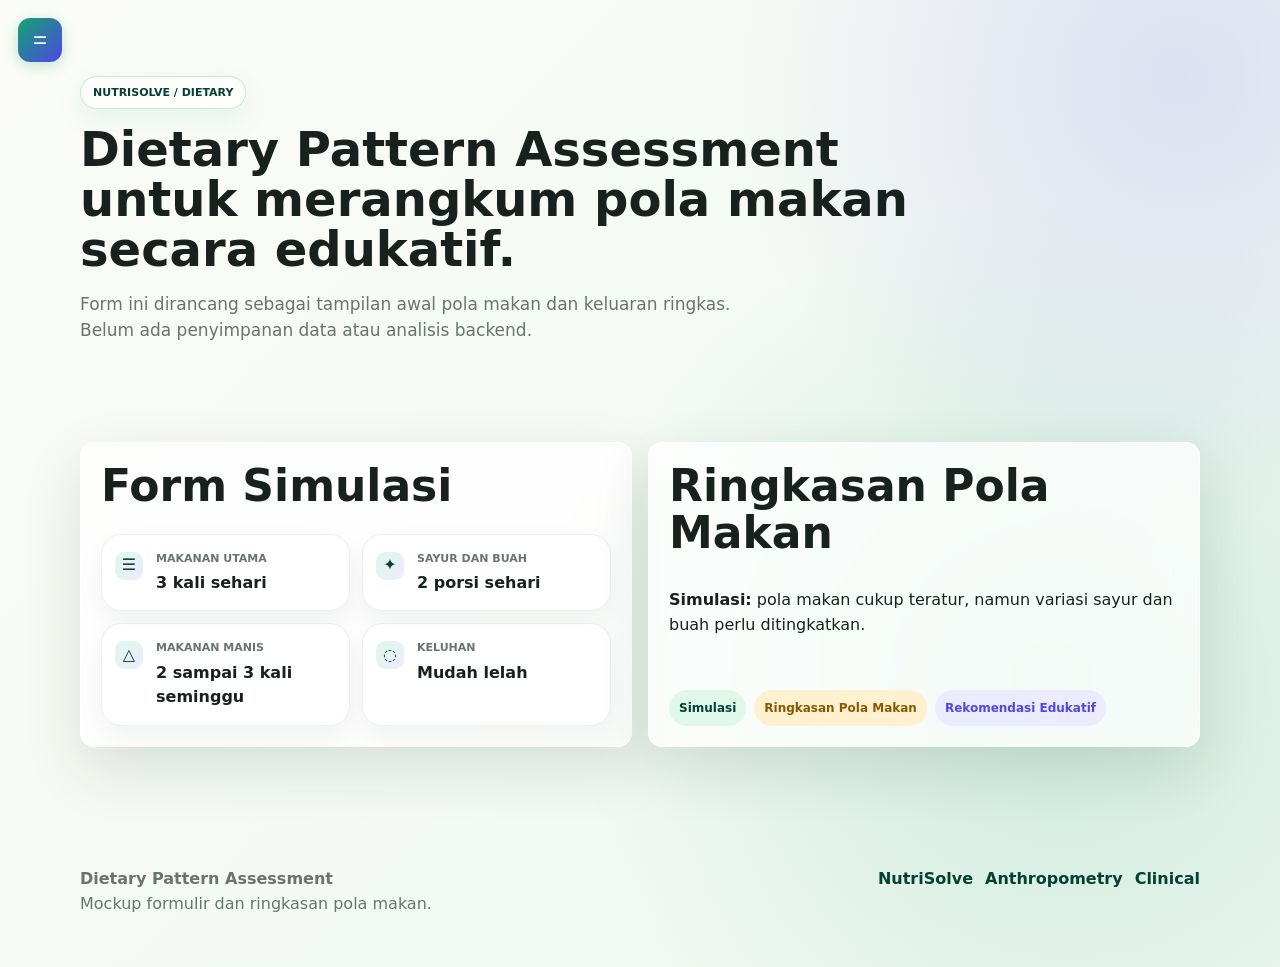
<file: dietary.html>
<!doctype html>
<html lang="id">
<head>
  <meta charset="utf-8">
  <meta name="viewport" content="width=device-width, initial-scale=1">
  <title>Dietary Pattern Assessment | NutriSolve</title>
  <link rel="stylesheet" href="assets/css/styles.css">
</head>
<body>
  <header class="site-header"><nav class="nav" aria-label="Navigasi utama"><a class="brand" href="index.html"><span class="brand-mark">NV</span><span>NUTRIVERSE</span></a><button class="nav-toggle" type="button" data-nav-toggle aria-label="Buka navigasi">=</button><div class="nav-links" data-nav-links>
        <a href="index.html">Beranda</a>
        <div class="nav-group active">
          <a class="nav-parent active" href="nutrisolve.html"><span>NutriSolve</span><span class="nav-chevron">v</span></a>
          <div class="nav-sub-links">
            <a href="antropometri.html">Anthro</a>
            <a href="clinical.html">Clinical</a>
            <a class="active" href="dietary.html">Dietary</a>
          </div>
        </div>
        <a href="nutribase.html">NutriBase</a>
        <a href="nutripath.html">NutriPath</a>
        <a href="nutriread.html">NutriRead</a>
      </div></nav></header>
  <main>
    <section class="page-hero">
      <span class="eyebrow">NutriSolve / Dietary</span>
      <h1>Dietary Pattern Assessment untuk merangkum pola makan secara edukatif.</h1>
      <p class="lead">Form ini dirancang sebagai tampilan awal pola makan dan keluaran ringkas. Belum ada penyimpanan data atau analisis backend.</p>
    </section>
    <section class="section">
      <div class="section-inner grid two">
        <div class="mockup">
          <h2>Form Simulasi</h2>
          <div class="form-grid">
            <div class="field" data-icon="☰"><span>Makanan utama</span><strong>3 kali sehari</strong></div>
            <div class="field" data-icon="✦"><span>Sayur dan buah</span><strong>2 porsi sehari</strong></div>
            <div class="field" data-icon="△"><span>Makanan manis</span><strong>2 sampai 3 kali seminggu</strong></div>
            <div class="field" data-icon="◌"><span>Keluhan</span><strong>Mudah lelah</strong></div>
          </div>
        </div>
        <div class="mockup">
          <h2>Ringkasan Pola Makan</h2>
          <p><strong>Simulasi:</strong> pola makan cukup teratur, namun variasi sayur dan buah perlu ditingkatkan.</p>
          <div class="tag-row"><span class="tag">Simulasi</span><span class="tag gold">Ringkasan Pola Makan</span><span class="tag blue">Rekomendasi Edukatif</span></div>
        </div>
      </div>
    </section>
  </main>
  <footer class="site-footer"><div class="footer-inner"><div><strong>Dietary Pattern Assessment</strong><p class="muted">Mockup formulir dan ringkasan pola makan.</p></div><div class="footer-links"><a href="nutrisolve.html">NutriSolve</a><a href="antropometri.html">Anthropometry</a><a href="clinical.html">Clinical</a></div></div></footer>
  <script src="assets/js/main.js"></script>
</body>
</html>
</file>
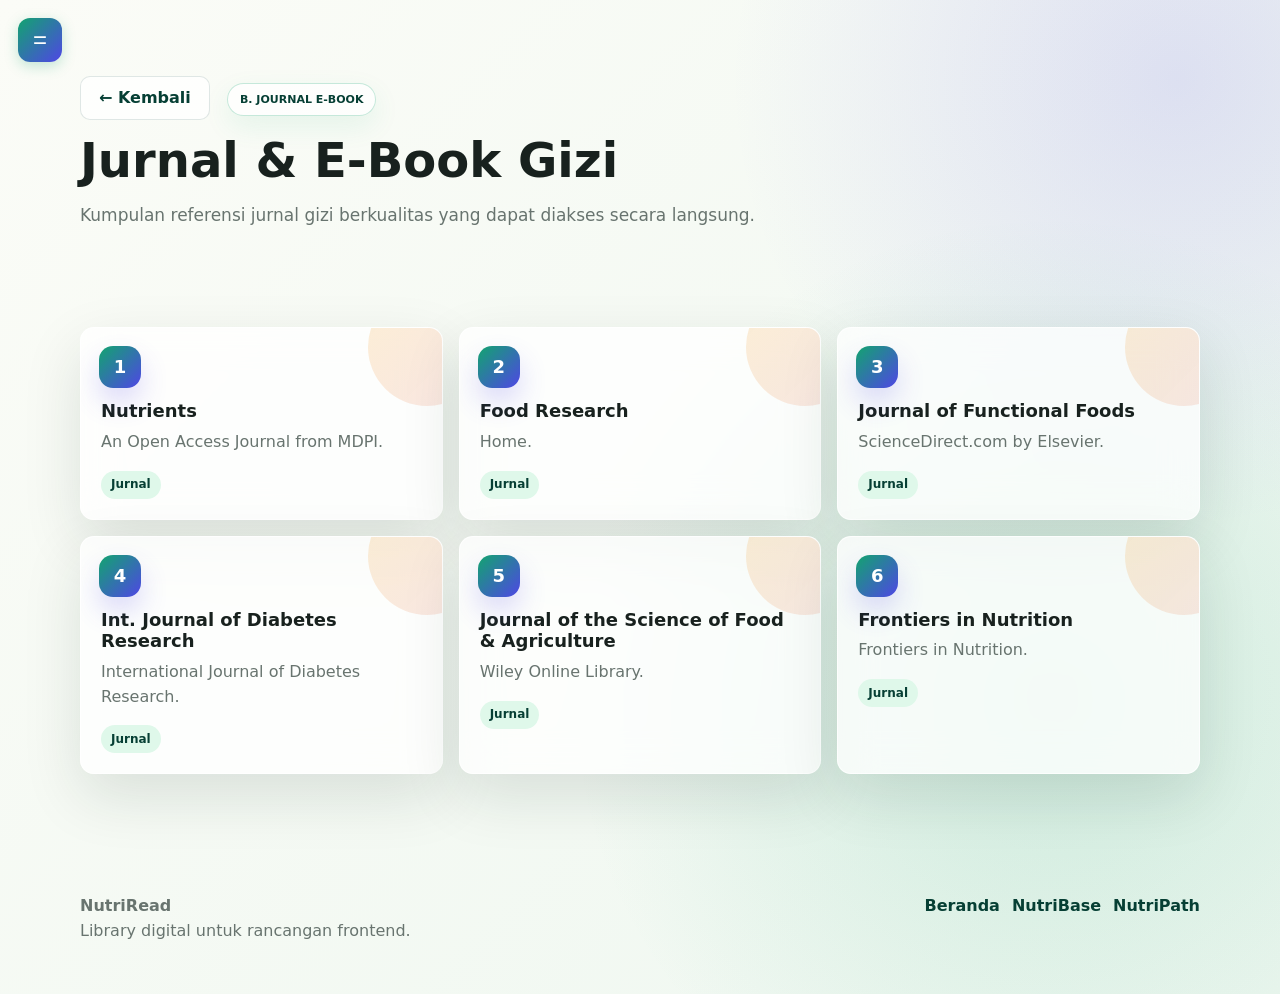
<file: journal_ebook.html>
<!doctype html>
<html lang="id">
<head>
  <meta charset="utf-8">
  <meta name="viewport" content="width=device-width, initial-scale=1">
  <title>Journal & E-Book Gizi | NutriRead</title>
  <link rel="stylesheet" href="assets/css/styles.css">
</head>
<body>
  <header class="site-header">
    <nav class="nav" aria-label="Navigasi utama">
      <a class="brand" href="index.html"><span class="brand-mark">NV</span><span>NUTRIVERSE</span></a>
      <button class="nav-toggle" type="button" data-nav-toggle aria-label="Buka navigasi">=</button>
      <div class="nav-links" data-nav-links>
        <a href="index.html">Beranda</a>
        <div class="nav-group">
          <a class="nav-parent" href="nutrisolve.html"><span>NutriSolve</span><span class="nav-chevron">v</span></a>
          <div class="nav-sub-links">
            <a href="antropometri.html">Anthro</a>
            <a href="clinical.html">Clinical</a>
            <a href="dietary.html">Dietary</a>
          </div>
        </div>
        <a href="nutribase.html">NutriBase</a>
        <a href="nutripath.html">NutriPath</a>
        <a class="active" href="nutriread.html">NutriRead</a>
      </div>
    </nav>
  </header>
  <main>
    <section class="page-hero">
      <a href="nutriread.html" class="button secondary" style="margin-bottom: 16px; display: inline-flex;">&larr; Kembali</a>
      <span class="eyebrow" style="margin-left: 12px;">B. Journal E-Book</span>
      <h1>Jurnal & E-Book Gizi</h1>
      <p class="lead">Kumpulan referensi jurnal gizi berkualitas yang dapat diakses secara langsung.</p>
    </section>
    <section class="section">
      <div class="section-inner grid three">
        <a href="https://share.google/Wrcc7GTLweKXJil62" target="_blank" class="card card-link" data-icon="1">
          <h3>Nutrients</h3>
          <p>An Open Access Journal from MDPI.</p>
          <div class="tag-row"><span class="tag">Jurnal</span></div>
        </a>
        <a href="https://share.google/AuHNWGPYuK5wLZPKz" target="_blank" class="card card-link" data-icon="2">
          <h3>Food Research</h3>
          <p>Home.</p>
          <div class="tag-row"><span class="tag">Jurnal</span></div>
        </a>
        <a href="https://share.google/1K7GPayx58cnQxMVy" target="_blank" class="card card-link" data-icon="3">
          <h3>Journal of Functional Foods</h3>
          <p>ScienceDirect.com by Elsevier.</p>
          <div class="tag-row"><span class="tag">Jurnal</span></div>
        </a>
        <a href="https://www.diabetesjournal.in/" target="_blank" class="card card-link" data-icon="4">
          <h3>Int. Journal of Diabetes Research</h3>
          <p>International Journal of Diabetes Research.</p>
          <div class="tag-row"><span class="tag">Jurnal</span></div>
        </a>
        <a href="https://scijournals.onlinelibrary.wiley.com/journal/10970010" target="_blank" class="card card-link" data-icon="5">
          <h3>Journal of the Science of Food & Agriculture</h3>
          <p>Wiley Online Library.</p>
          <div class="tag-row"><span class="tag">Jurnal</span></div>
        </a>
        <a href="https://www.frontiersin.org/journals/nutrition" target="_blank" class="card card-link" data-icon="6">
          <h3>Frontiers in Nutrition</h3>
          <p>Frontiers in Nutrition.</p>
          <div class="tag-row"><span class="tag">Jurnal</span></div>
        </a>
      </div>
    </section>
  </main>
  <footer class="site-footer">
    <div class="footer-inner">
      <div><strong>NutriRead</strong><p class="muted">Library digital untuk rancangan frontend.</p></div>
      <div class="footer-links">
        <a href="index.html">Beranda</a>
        <a href="nutribase.html">NutriBase</a>
        <a href="nutripath.html">NutriPath</a>
      </div>
    </div>
  </footer>
  <script src="assets/js/main.js"></script>
</body>
</html>
</file>
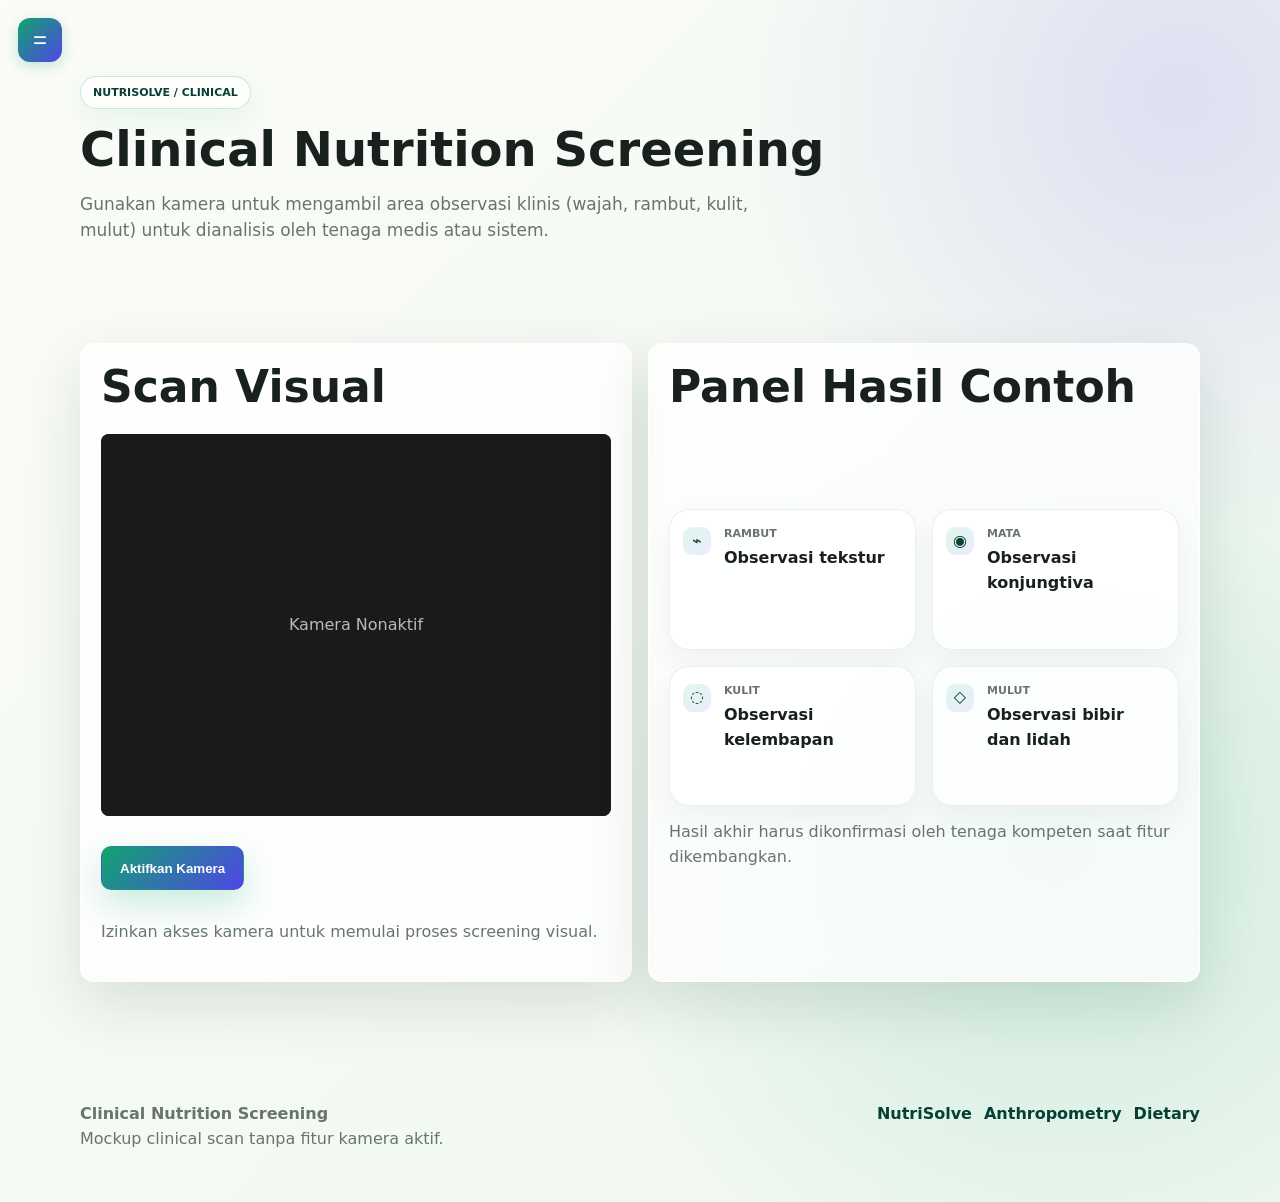
<file: klinis.html>
<!doctype html>
<html lang="id">
<head>
  <meta charset="utf-8">
  <meta name="viewport" content="width=device-width, initial-scale=1">
  <meta http-equiv="refresh" content="0; url=clinical.html">
  <title>Clinical Nutrition Screening | NUTRIVERSE</title>
  <link rel="stylesheet" href="assets/css/styles.css">
</head>
<body>
  <header class="site-header">
    <nav class="nav" aria-label="Navigasi utama">
      <a class="brand" href="index.html"><span class="brand-mark">NV</span><span>NUTRIVERSE</span></a>
      <div class="nav-links open">
        <a href="clinical.html">Buka Clinical Nutrition Screening</a>
      </div>
    </nav>
  </header>
  <main>
    <section class="page-hero">
      <span class="eyebrow">Alias Halaman</span>
      <h1>Clinical Nutrition Screening sudah dipindahkan.</h1>
      <p class="lead">Halaman lama ini disiapkan sebagai alias agar tautan klinis tetap menuju rancangan Clinical Nutrition Screening terbaru.</p>
      <div class="inline-actions">
        <a class="button primary" href="clinical.html">Buka clinical.html</a>
      </div>
    </section>
  </main>
  <script src="assets/js/main.js"></script>
</body>
</html>
</file>
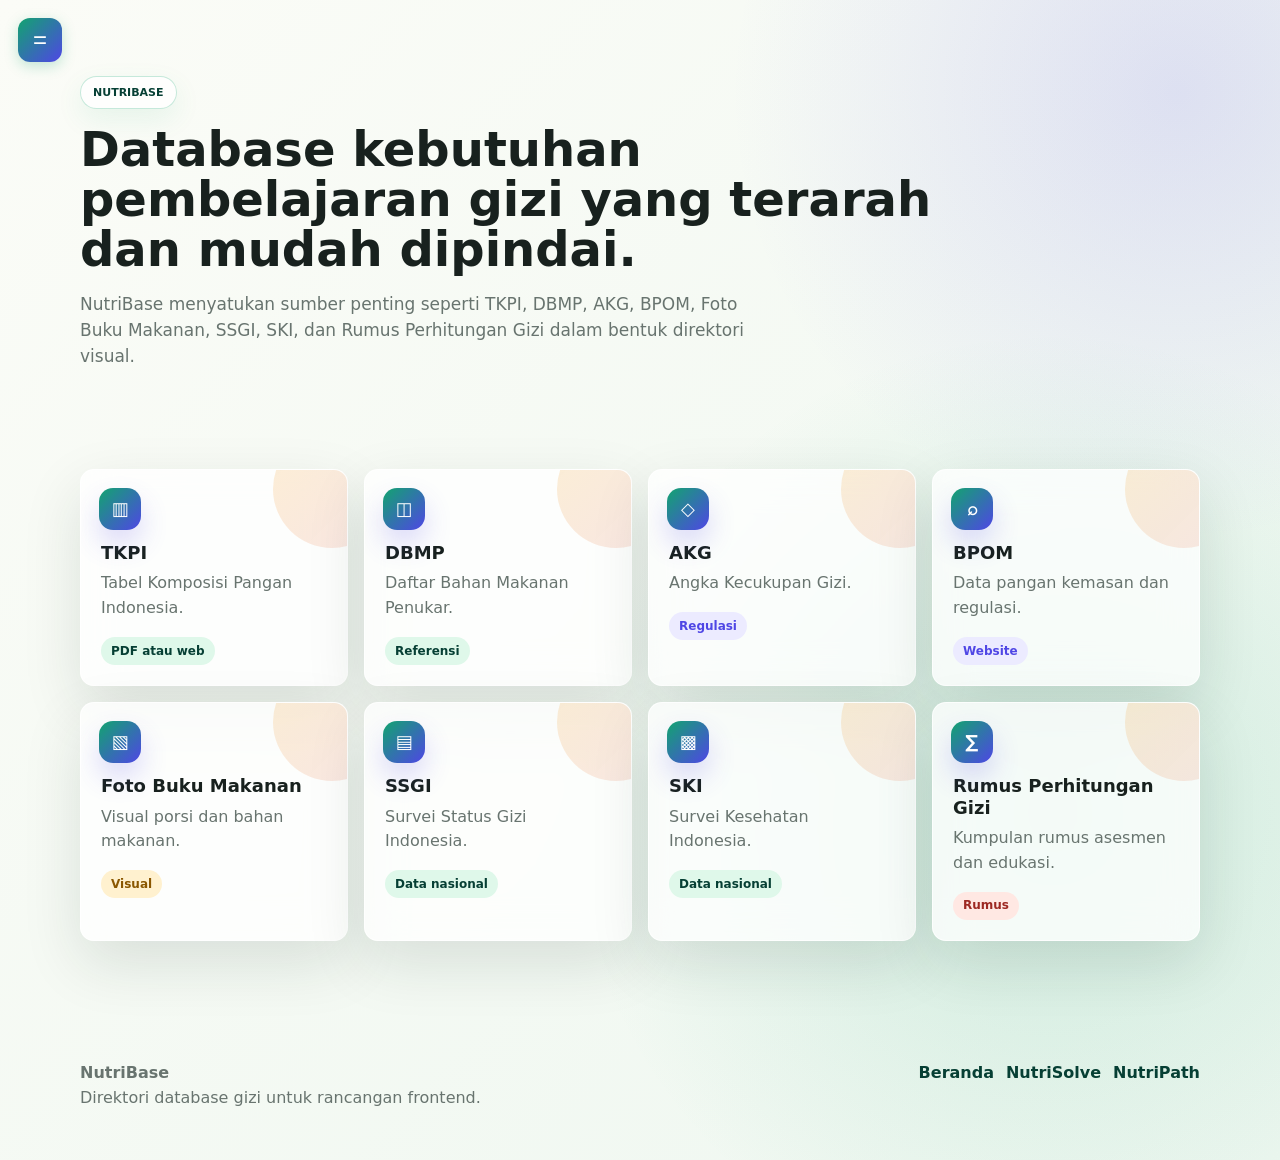
<file: nutribase.html>
<!doctype html>
<html lang="id">
<head>
  <meta charset="utf-8">
  <meta name="viewport" content="width=device-width, initial-scale=1">
  <title>NutriBase | Database Gizi</title>
  <link rel="stylesheet" href="assets/css/styles.css">
</head>
<body>
  <header class="site-header"><nav class="nav" aria-label="Navigasi utama"><a class="brand" href="index.html"><span class="brand-mark">NV</span><span>NUTRIVERSE</span></a><button class="nav-toggle" type="button" data-nav-toggle aria-label="Buka navigasi">=</button><div class="nav-links" data-nav-links>
        <a href="index.html">Beranda</a>
        <div class="nav-group">
          <a class="nav-parent" href="nutrisolve.html"><span>NutriSolve</span><span class="nav-chevron">v</span></a>
          <div class="nav-sub-links">
            <a href="antropometri.html">Anthro</a>
            <a href="clinical.html">Clinical</a>
            <a href="dietary.html">Dietary</a>
          </div>
        </div>
        <a class="active" href="nutribase.html">NutriBase</a>
        <a href="nutripath.html">NutriPath</a>
        <a href="nutriread.html">NutriRead</a>
      </div></nav></header>
  <main>
    <section class="page-hero">
      <span class="eyebrow">NutriBase</span>
      <h1>Database kebutuhan pembelajaran gizi yang terarah dan mudah dipindai.</h1>
      <p class="lead">NutriBase menyatukan sumber penting seperti TKPI, DBMP, AKG, BPOM, Foto Buku Makanan, SSGI, SKI, dan Rumus Perhitungan Gizi dalam bentuk direktori visual.</p>
    </section>
    <section class="section">
      <div class="section-inner grid">
        <div class="card" data-icon="▥"><h3>TKPI</h3><p>Tabel Komposisi Pangan Indonesia.</p><span class="tag">PDF atau web</span></div>
        <div class="card" data-icon="◫"><h3>DBMP</h3><p>Daftar Bahan Makanan Penukar.</p><span class="tag">Referensi</span></div>
        <div class="card" data-icon="◇"><h3>AKG</h3><p>Angka Kecukupan Gizi.</p><span class="tag blue">Regulasi</span></div>
        <div class="card" data-icon="⌕"><h3>BPOM</h3><p>Data pangan kemasan dan regulasi.</p><span class="tag blue">Website</span></div>
        <div class="card" data-icon="▧"><h3>Foto Buku Makanan</h3><p>Visual porsi dan bahan makanan.</p><span class="tag gold">Visual</span></div>
        <div class="card" data-icon="▤"><h3>SSGI</h3><p>Survei Status Gizi Indonesia.</p><span class="tag">Data nasional</span></div>
        <div class="card" data-icon="▩"><h3>SKI</h3><p>Survei Kesehatan Indonesia.</p><span class="tag">Data nasional</span></div>
        <div class="card" data-icon="∑"><h3>Rumus Perhitungan Gizi</h3><p>Kumpulan rumus asesmen dan edukasi.</p><span class="tag coral">Rumus</span></div>
      </div>
    </section>
  </main>
  <footer class="site-footer"><div class="footer-inner"><div><strong>NutriBase</strong><p class="muted">Direktori database gizi untuk rancangan frontend.</p></div><div class="footer-links"><a href="index.html">Beranda</a><a href="nutrisolve.html">NutriSolve</a><a href="nutripath.html">NutriPath</a></div></div></footer>
  <script src="assets/js/main.js"></script>
</body>
</html>
</file>
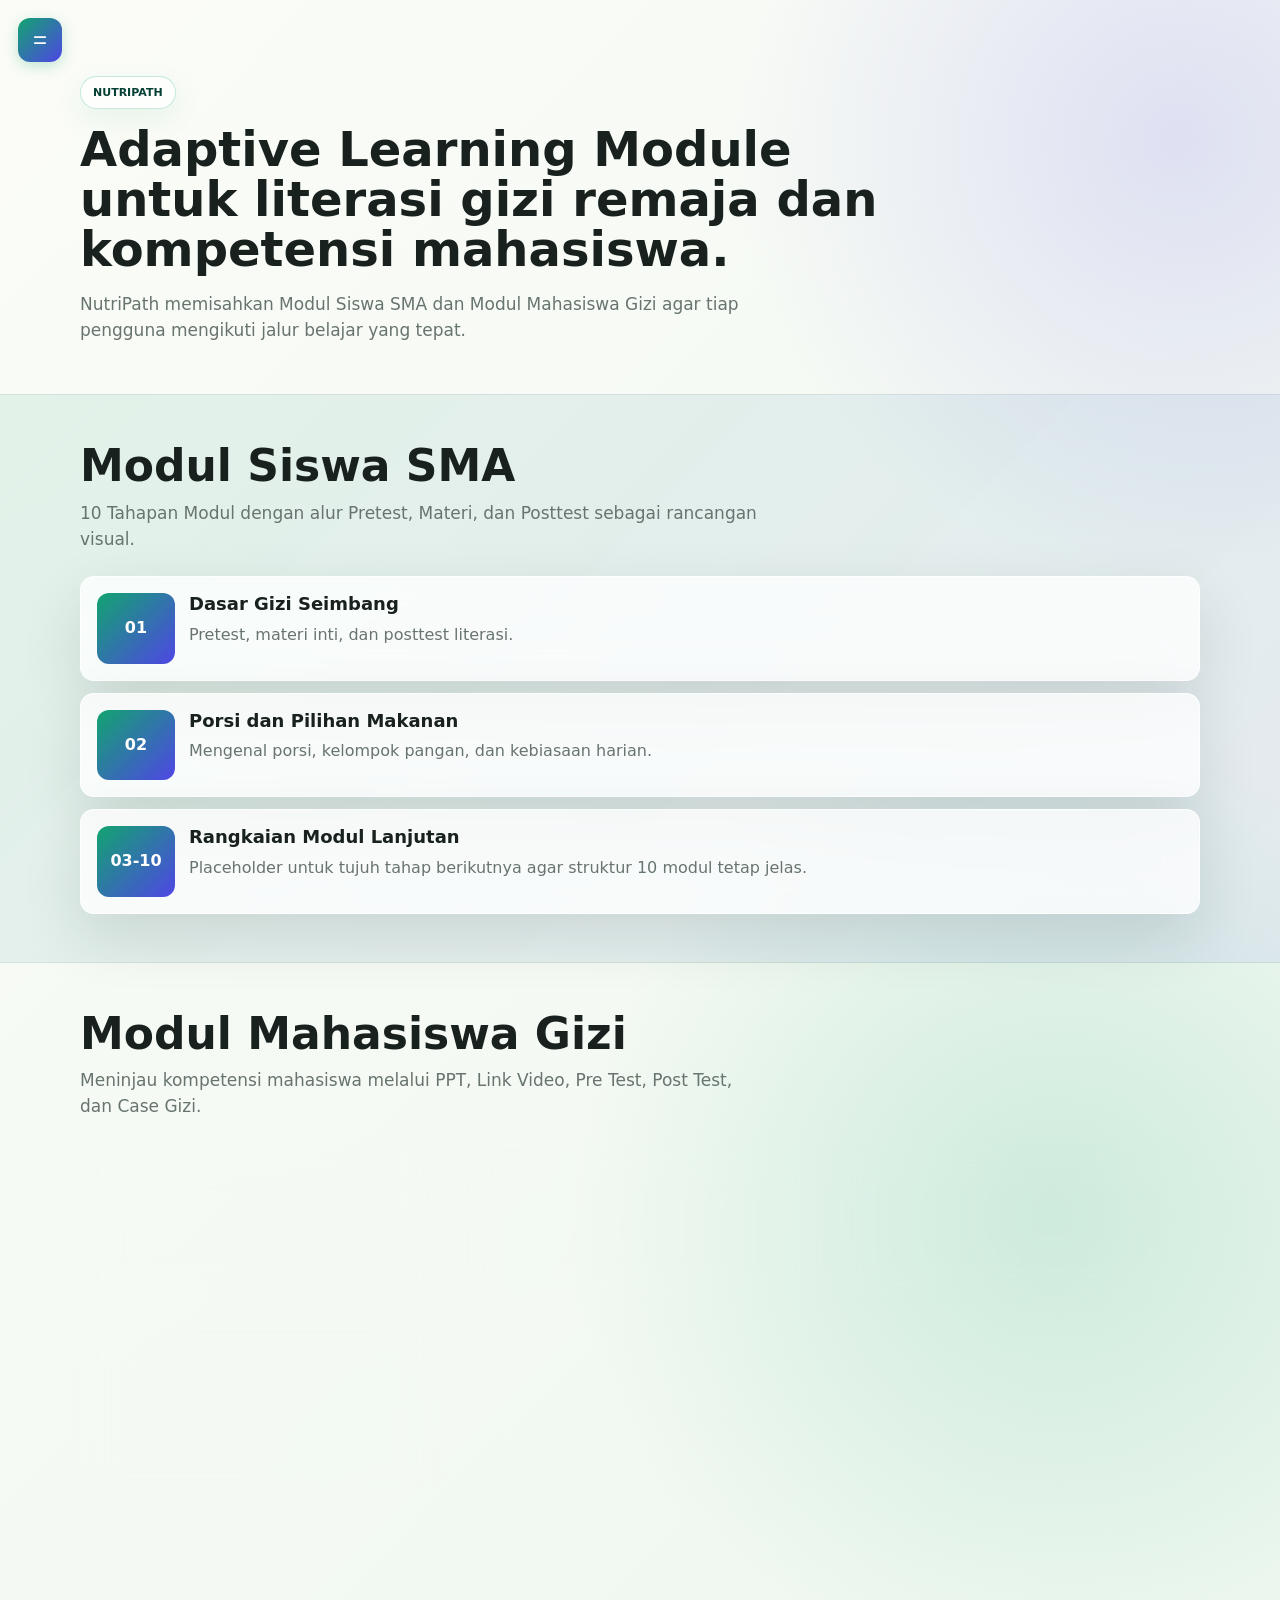
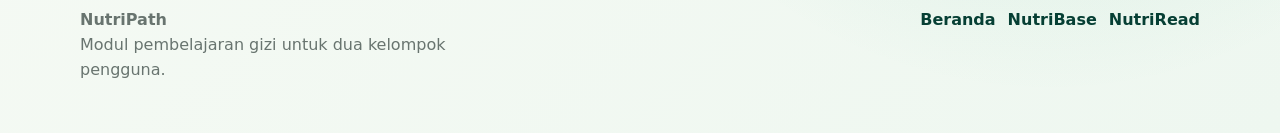
<file: nutripath.html>
<!doctype html>
<html lang="id">
<head>
  <meta charset="utf-8">
  <meta name="viewport" content="width=device-width, initial-scale=1">
  <title>NutriPath | Modul Gizi</title>
  <link rel="stylesheet" href="assets/css/styles.css">
</head>
<body>
  <header class="site-header"><nav class="nav" aria-label="Navigasi utama"><a class="brand" href="index.html"><span class="brand-mark">NV</span><span>NUTRIVERSE</span></a><button class="nav-toggle" type="button" data-nav-toggle aria-label="Buka navigasi">=</button><div class="nav-links" data-nav-links>
        <a href="index.html">Beranda</a>
        <div class="nav-group">
          <a class="nav-parent" href="nutrisolve.html"><span>NutriSolve</span><span class="nav-chevron">v</span></a>
          <div class="nav-sub-links">
            <a href="antropometri.html">Anthro</a>
            <a href="clinical.html">Clinical</a>
            <a href="dietary.html">Dietary</a>
          </div>
        </div>
        <a href="nutribase.html">NutriBase</a>
        <a class="active" href="nutripath.html">NutriPath</a>
        <a href="nutriread.html">NutriRead</a>
      </div></nav></header>
  <main>
    <section class="page-hero">
      <span class="eyebrow">NutriPath</span>
      <h1>Adaptive Learning Module untuk literasi gizi remaja dan kompetensi mahasiswa.</h1>
      <p class="lead">NutriPath memisahkan Modul Siswa SMA dan Modul Mahasiswa Gizi agar tiap pengguna mengikuti jalur belajar yang tepat.</p>
    </section>
    <section class="section feature-band">
      <div class="section-inner">
        <div class="section-head"><h2>Modul Siswa SMA</h2><p class="lead">10 Tahapan Modul dengan alur Pretest, Materi, dan Posttest sebagai rancangan visual.</p></div>
        <div class="timeline">
          <div class="timeline-item"><div class="stage">01</div><div><h3>Dasar Gizi Seimbang</h3><p class="muted">Pretest, materi inti, dan posttest literasi.</p></div></div>
          <div class="timeline-item"><div class="stage">02</div><div><h3>Porsi dan Pilihan Makanan</h3><p class="muted">Mengenal porsi, kelompok pangan, dan kebiasaan harian.</p></div></div>
          <div class="timeline-item"><div class="stage">03-10</div><div><h3>Rangkaian Modul Lanjutan</h3><p class="muted">Placeholder untuk tujuh tahap berikutnya agar struktur 10 modul tetap jelas.</p></div></div>
        </div>
      </div>
    </section>
    <section class="section">
      <div class="section-inner">
        <div class="section-head"><h2>Modul Mahasiswa Gizi</h2><p class="lead">Meninjau kompetensi mahasiswa melalui PPT, Link Video, Pre Test, Post Test, dan Case Gizi.</p></div>
        <div class="grid three">
          <div class="card" data-icon="▱"><h3>PPT</h3><p>Materi kuliah dan rangkuman.</p></div>
          <div class="card" data-icon="▶"><h3>Link Video</h3><p>Tautan pembelajaran visual.</p></div>
          <div class="card" data-icon="✓"><h3>Pre Test dan Post Test</h3><p>Alur evaluasi tanpa penyimpanan.</p></div>
          <div class="card" data-icon="◌"><h3>Case Gizi</h3><p>Kasus gizi Indonesia 15 tahun terakhir.</p></div>
        </div>
      </div>
    </section>
  </main>
  <footer class="site-footer"><div class="footer-inner"><div><strong>NutriPath</strong><p class="muted">Modul pembelajaran gizi untuk dua kelompok pengguna.</p></div><div class="footer-links"><a href="index.html">Beranda</a><a href="nutribase.html">NutriBase</a><a href="nutriread.html">NutriRead</a></div></div></footer>
  <script src="assets/js/main.js"></script>
</body>
</html>
</file>
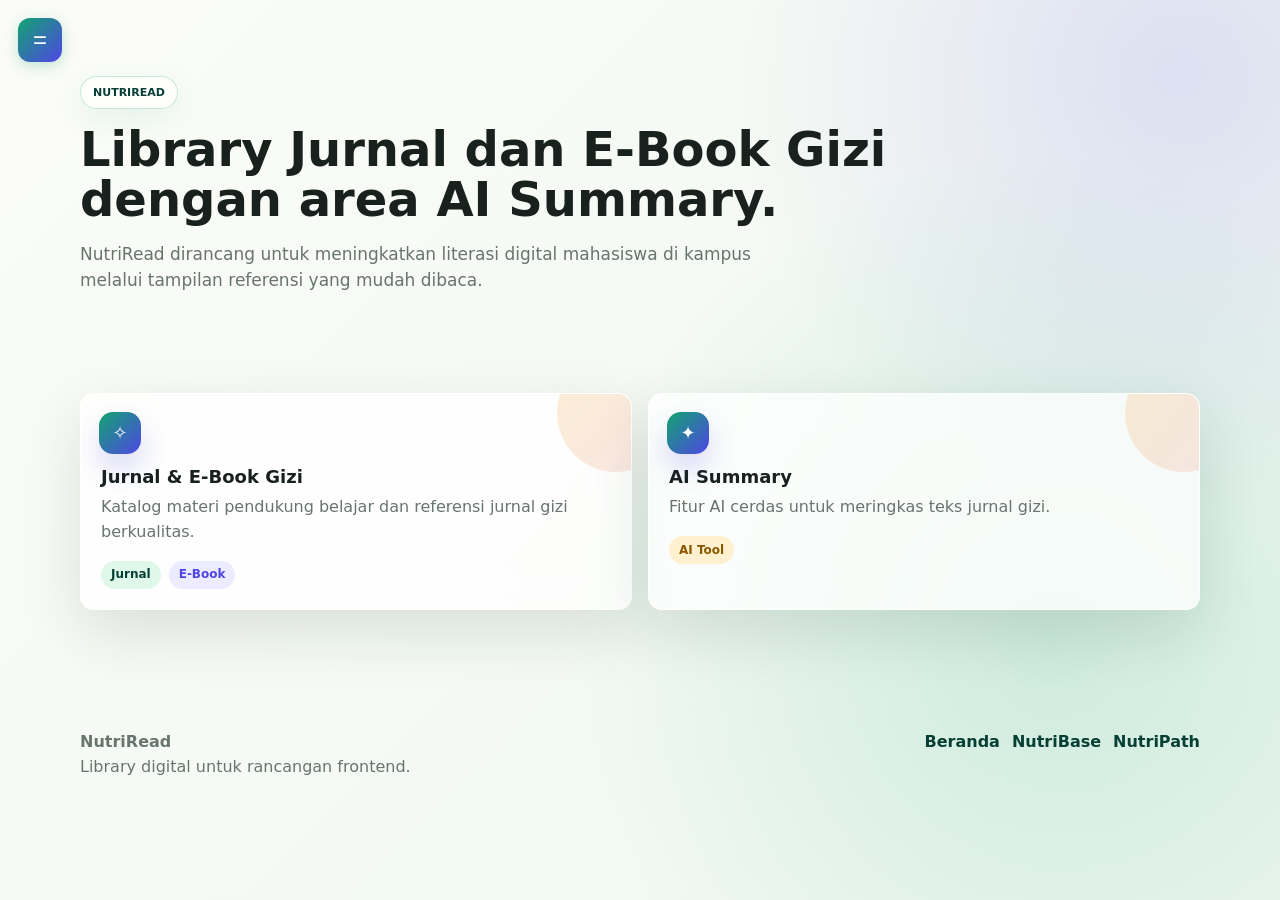
<file: nutriread.html>
<!doctype html>
<html lang="id">
<head>
  <meta charset="utf-8">
  <meta name="viewport" content="width=device-width, initial-scale=1">
  <title>NutriRead | Library Gizi</title>
  <link rel="stylesheet" href="assets/css/styles.css">
</head>
<body>
  <header class="site-header"><nav class="nav" aria-label="Navigasi utama"><a class="brand" href="index.html"><span class="brand-mark">NV</span><span>NUTRIVERSE</span></a><button class="nav-toggle" type="button" data-nav-toggle aria-label="Buka navigasi">=</button><div class="nav-links" data-nav-links>
        <a href="index.html">Beranda</a>
        <div class="nav-group">
          <a class="nav-parent" href="nutrisolve.html"><span>NutriSolve</span><span class="nav-chevron">v</span></a>
          <div class="nav-sub-links">
            <a href="antropometri.html">Anthro</a>
            <a href="clinical.html">Clinical</a>
            <a href="dietary.html">Dietary</a>
          </div>
        </div>
        <a href="nutribase.html">NutriBase</a>
        <a href="nutripath.html">NutriPath</a>
        <a class="active" href="nutriread.html">NutriRead</a>
      </div></nav></header>
  <main>
    <section class="page-hero">
      <span class="eyebrow">NutriRead</span>
      <h1>Library Jurnal dan E-Book Gizi dengan area AI Summary.</h1>
      <p class="lead">NutriRead dirancang untuk meningkatkan literasi digital mahasiswa di kampus melalui tampilan referensi yang mudah dibaca.</p>
    </section>
    <section class="section">
      <div class="section-inner grid two">
        <a href="journal_ebook.html" class="card card-link" data-icon="✧">
          <h3>Jurnal & E-Book Gizi</h3>
          <p>Katalog materi pendukung belajar dan referensi jurnal gizi berkualitas.</p>
          <div class="tag-row"><span class="tag">Jurnal</span><span class="tag blue">E-Book</span></div>
        </a>
        <a href="ai_summary.html" class="card card-link" data-icon="✦">
          <h3>AI Summary</h3>
          <p>Fitur AI cerdas untuk meringkas teks jurnal gizi.</p>
          <div class="tag-row"><span class="tag gold">AI Tool</span></div>
        </a>
      </div>
    </section>
  </main>
  <footer class="site-footer"><div class="footer-inner"><div><strong>NutriRead</strong><p class="muted">Library digital untuk rancangan frontend.</p></div><div class="footer-links"><a href="index.html">Beranda</a><a href="nutribase.html">NutriBase</a><a href="nutripath.html">NutriPath</a></div></div></footer>
  <script src="assets/js/main.js"></script>
</body>
</html>
</file>
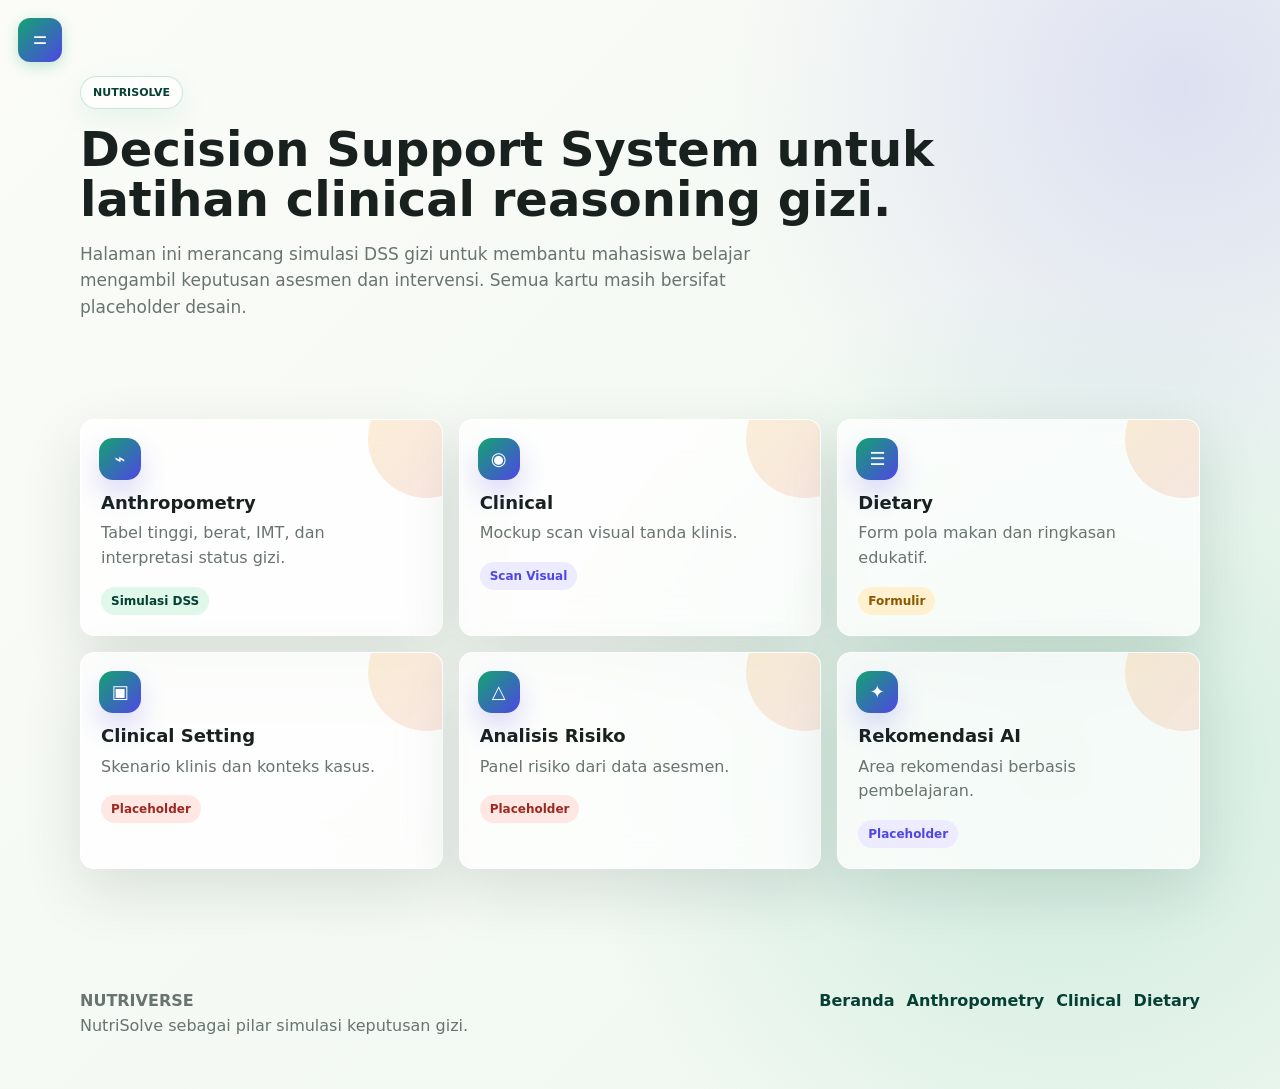
<file: nutrisolve.html>
<!doctype html>
<html lang="id">
<head>
  <meta charset="utf-8">
  <meta name="viewport" content="width=device-width, initial-scale=1">
  <title>NutriSolve | Decision Support System</title>
  <link rel="stylesheet" href="assets/css/styles.css">
</head>
<body>
  <header class="site-header"><nav class="nav" aria-label="Navigasi utama"><a class="brand" href="index.html"><span class="brand-mark">NV</span><span>NUTRIVERSE</span></a><button class="nav-toggle" type="button" data-nav-toggle aria-label="Buka navigasi">=</button><div class="nav-links" data-nav-links>
        <a href="index.html">Beranda</a>
        <div class="nav-group active">
          <a class="nav-parent active" href="nutrisolve.html"><span>NutriSolve</span><span class="nav-chevron">v</span></a>
          <div class="nav-sub-links">
            <a href="antropometri.html">Anthro</a>
            <a href="clinical.html">Clinical</a>
            <a href="dietary.html">Dietary</a>
          </div>
        </div>
        <a href="nutribase.html">NutriBase</a>
        <a href="nutripath.html">NutriPath</a>
        <a href="nutriread.html">NutriRead</a>
      </div></nav></header>
  <main>
    <section class="page-hero">
      <span class="eyebrow">NutriSolve</span>
      <h1>Decision Support System untuk latihan clinical reasoning gizi.</h1>
      <p class="lead">Halaman ini merancang simulasi DSS gizi untuk membantu mahasiswa belajar mengambil keputusan asesmen dan intervensi. Semua kartu masih bersifat placeholder desain.</p>
    </section>
    <section class="section">
      <div class="section-inner">
        <div class="grid three">
          <a class="card card-link" data-icon="⌁" href="antropometri.html"><h3>Anthropometry</h3><p>Tabel tinggi, berat, IMT, dan interpretasi status gizi.</p><div class="tag-row"><span class="tag">Simulasi DSS</span></div></a>
          <a class="card card-link" data-icon="◉" href="clinical.html"><h3>Clinical</h3><p>Mockup scan visual tanda klinis.</p><div class="tag-row"><span class="tag blue">Scan Visual</span></div></a>
          <a class="card card-link" data-icon="☰" href="dietary.html"><h3>Dietary</h3><p>Form pola makan dan ringkasan edukatif.</p><div class="tag-row"><span class="tag gold">Formulir</span></div></a>
          <div class="card" data-icon="▣"><h3>Clinical Setting</h3><p>Skenario klinis dan konteks kasus.</p><div class="tag-row"><span class="tag coral">Placeholder</span></div></div>
          <div class="card" data-icon="△"><h3>Analisis Risiko</h3><p>Panel risiko dari data asesmen.</p><div class="tag-row"><span class="tag coral">Placeholder</span></div></div>
          <div class="card" data-icon="✦"><h3>Rekomendasi AI</h3><p>Area rekomendasi berbasis pembelajaran.</p><div class="tag-row"><span class="tag blue">Placeholder</span></div></div>
        </div>
      </div>
    </section>
  </main>
  <footer class="site-footer"><div class="footer-inner"><div><strong>NUTRIVERSE</strong><p class="muted">NutriSolve sebagai pilar simulasi keputusan gizi.</p></div><div class="footer-links"><a href="index.html">Beranda</a><a href="antropometri.html">Anthropometry</a><a href="clinical.html">Clinical</a><a href="dietary.html">Dietary</a></div></div></footer>
  <script src="assets/js/main.js"></script>
</body>
</html>
</file>
<file: assets/css/styles.css>
* {
  box-sizing: border-box;
}

:root {
  --ink: #18211e;
  --muted: #68746f;
  --line: #e1e7e2;
  --paper: #f7f8f2;
  --white: #ffffff;
  --green: #12a46f;
  --green-dark: #063f34;
  --mint: #dff8ea;
  --blue: #5b86e5;
  --blue-dark: #1f4fb8;
  --indigo: #4f46e5;
  --indigo-soft: #ecebff;
  --amber: #f2a51a;
  --amber-soft: #fff1cf;
  --rose: #e2574f;
  --rose-soft: #ffe8e3;
  --sky: #0ea5e9;
  --sky-soft: #e4f5ff;
  --lemon: #fff27a;
  --shadow: 0 22px 60px rgba(20, 42, 34, 0.12);
  --soft-shadow: 0 30px 80px rgba(31, 79, 184, 0.14);
  --sidebar: 248px;
  font-family: Inter, ui-sans-serif, system-ui, -apple-system, BlinkMacSystemFont, "Segoe UI", sans-serif;
}

html {
  scroll-behavior: smooth;
}

body {
  min-height: 100vh;
  margin: 0;
  color: var(--ink);
  background:
    radial-gradient(circle at 92% 8%, rgba(79, 70, 229, 0.14), transparent 28rem),
    radial-gradient(circle at 82% 70%, rgba(18, 164, 111, 0.16), transparent 30rem),
    linear-gradient(135deg, #fbfcf7 0%, #eef7f0 100%);
  line-height: 1.55;
  padding-left: 0;
  overflow-x: hidden;
  transition: padding-left 0.3s cubic-bezier(0.4, 0, 0.2, 1);
}

body.nav-open {
  padding-left: 248px;
}

.anthro-page {
  background:
    radial-gradient(circle at 78% 6%, rgba(91, 134, 229, 0.22), transparent 24rem),
    radial-gradient(circle at 86% 45%, rgba(182, 229, 235, 0.34), transparent 28rem),
    radial-gradient(circle at 22% 82%, rgba(224, 246, 203, 0.44), transparent 24rem),
    linear-gradient(135deg, #f8f9f4 0%, #eef3ec 58%, #eef1ff 100%);
}

a {
  color: inherit;
}

.site-header {
  position: fixed;
  width: 248px;
  top: 0;
  bottom: 0;
  left: -248px;
  z-index: 50;
  padding: 18px;
  padding-top: 80px;
  border-right: 1px solid rgba(255, 255, 255, 0.2);
  background:
    linear-gradient(180deg, rgba(6, 63, 52, 0.96), rgba(24, 33, 30, 0.97)),
    radial-gradient(circle at 20% 10%, rgba(18, 164, 111, 0.55), transparent 12rem);
  color: var(--white);
  transition: left 0.3s cubic-bezier(0.4, 0, 0.2, 1);
}

.site-header.open {
  left: 0;
}

.nav {
  min-height: 100%;
  display: flex;
  flex-direction: column;
  gap: 28px;
}

.brand {
  display: inline-flex;
  align-items: center;
  gap: 12px;
  color: var(--white);
  text-decoration: none;
  font-weight: 900;
  letter-spacing: 0;
}

.brand-mark {
  width: 42px;
  height: 42px;
  display: grid;
  place-items: center;
  border-radius: 12px;
  color: var(--green-dark);
  background: linear-gradient(135deg, var(--mint), #ffffff);
  font-size: 13px;
  font-weight: 950;
  box-shadow: 0 10px 24px rgba(0, 0, 0, 0.16);
}

.nav-links {
  display: flex;
  flex-direction: column;
  gap: 8px;
}

.nav-links a {
  display: flex;
  align-items: center;
  min-height: 42px;
  padding: 0 12px;
  border-radius: 10px;
  color: rgba(255, 255, 255, 0.72);
  text-decoration: none;
  font-size: 14px;
  font-weight: 760;
}

.nav-links a:hover,
.nav-links a.active {
  color: var(--white);
  background: rgba(255, 255, 255, 0.13);
}

.nav-group {
  display: grid;
  gap: 7px;
}

.nav-parent {
  justify-content: space-between;
}

.nav-chevron {
  width: 24px;
  height: 24px;
  display: grid;
  place-items: center;
  border-radius: 999px;
  color: rgba(255, 255, 255, 0.78);
  background: rgba(255, 255, 255, 0.09);
  font-size: 11px;
  font-weight: 900;
}

.nav-group.active .nav-parent {
  color: var(--white);
  background: rgba(255, 255, 255, 0.13);
}

.nav-sub-links {
  display: grid;
  gap: 5px;
  margin-left: 16px;
  padding: 8px 0 8px 14px;
  border-left: 1px solid rgba(255, 255, 255, 0.18);
}

.nav-sub-links a {
  min-height: 34px;
  padding: 0 10px;
  border-radius: 999px;
  color: rgba(255, 255, 255, 0.62);
  font-size: 13px;
}

.nav-sub-links a::before {
  content: "";
  width: 7px;
  height: 7px;
  margin-right: 8px;
  border-radius: 50%;
  background: rgba(255, 255, 255, 0.28);
}

.nav-sub-links a:hover,
.nav-sub-links a.active {
  color: var(--white);
  background: rgba(255, 255, 255, 0.11);
}

.nav-sub-links a.active::before {
  background: var(--lemon);
  box-shadow: 0 0 0 5px rgba(255, 242, 122, 0.12);
}

.nav-toggle {
  display: flex;
  align-items: center;
  justify-content: center;
  position: fixed;
  top: 18px;
  left: 18px;
  z-index: 60;
  width: 44px;
  height: 44px;
  border: none;
  border-radius: 12px;
  background: linear-gradient(135deg, var(--green), var(--indigo));
  color: var(--white);
  font-size: 24px;
  cursor: pointer;
  box-shadow: 0 4px 14px rgba(18, 164, 111, 0.25);
  transition: transform 0.2s, left 0.3s cubic-bezier(0.4, 0, 0.2, 1);
}

body.nav-open .nav-toggle {
  left: calc(248px + 18px);
}

.nav-toggle:hover {
  transform: translateY(-2px);
}

.hero,
.page-hero,
.section-inner,
.footer-inner {
  width: min(1120px, calc(100% - 48px));
  margin: 0 auto;
}

.hero {
  min-height: 100vh;
  display: grid;
  grid-template-columns: minmax(0, 1.1fr) minmax(320px, 0.9fr);
  gap: 34px;
  align-items: center;
  padding: 58px 0;
}

.page-hero {
  padding: 76px 0 34px;
}

.anthro-hero {
  display: block;
}

.anthro-visual-board {
  display: grid;
  grid-template-columns: 220px 1fr 180px;
  gap: 18px;
  align-items: center;
  margin-bottom: 22px;
  padding: 20px;
  border: 1px solid rgba(255, 255, 255, 0.84);
  border-radius: 32px;
  background:
    radial-gradient(circle at 20% 20%, rgba(224, 246, 203, 0.72), transparent 28%),
    radial-gradient(circle at 78% 18%, rgba(91, 134, 229, 0.16), transparent 30%),
    rgba(255, 255, 255, 0.62);
  box-shadow: 0 24px 58px rgba(31, 79, 184, 0.1);
}

.body-map {
  position: relative;
  min-height: 188px;
  border-radius: 32px;
  background:
    linear-gradient(160deg, rgba(18, 164, 111, 0.18), rgba(91, 134, 229, 0.16)),
    rgba(255, 255, 255, 0.74);
  overflow: hidden;
}

.body-map span {
  position: absolute;
  display: block;
}

.body-head {
  width: 42px;
  height: 42px;
  left: 89px;
  top: 26px;
  border-radius: 50%;
  background: #111918;
}

.body-torso {
  width: 66px;
  height: 78px;
  left: 77px;
  top: 72px;
  border-radius: 30px 30px 18px 18px;
  background: linear-gradient(180deg, #5b86e5, #9fd9e2);
}

.body-arm {
  width: 22px;
  height: 82px;
  top: 78px;
  border-radius: 999px;
  background: linear-gradient(180deg, #12a46f, #bceac9);
}

.body-arm.left {
  left: 48px;
  transform: rotate(14deg);
}

.body-arm.right {
  right: 48px;
  transform: rotate(-14deg);
}

.body-leg {
  width: 24px;
  height: 64px;
  top: 136px;
  border-radius: 999px;
  background: #111918;
}

.body-leg.left {
  left: 82px;
}

.body-leg.right {
  right: 82px;
}

.measure-line {
  border-radius: 999px;
  background: rgba(255, 255, 255, 0.92);
  box-shadow: 0 10px 22px rgba(22, 36, 33, 0.08);
}

.measure-line.height {
  width: 8px;
  height: 136px;
  right: 20px;
  top: 26px;
}

.measure-line.waist {
  width: 104px;
  height: 8px;
  left: 58px;
  top: 110px;
}

.measure-dot {
  width: 24px;
  height: 24px;
  border: 6px solid #ffffff;
  border-radius: 50%;
  background: #ef6351;
  box-shadow: 0 10px 22px rgba(226, 87, 79, 0.22);
}

.measure-dot.head {
  left: 100px;
  top: 38px;
}

.measure-dot.arm {
  left: 44px;
  top: 118px;
  background: #12a46f;
}

.visual-chip-row {
  display: flex;
  flex-wrap: wrap;
  gap: 10px;
}

.visual-chip {
  display: inline-flex;
  align-items: center;
  gap: 9px;
  min-height: 44px;
  padding: 0 14px 0 6px;
  border-radius: 999px;
  background: rgba(255, 255, 255, 0.82);
  color: var(--ink);
  font-weight: 850;
  box-shadow: 0 12px 28px rgba(22, 36, 33, 0.06);
}

.visual-chip i {
  width: 34px;
  height: 34px;
  display: grid;
  place-items: center;
  border-radius: 50%;
  color: #ffffff;
  background: linear-gradient(135deg, #12a46f, #5b86e5);
  font-size: 11px;
  font-style: normal;
  font-weight: 950;
}

.visual-meter {
  min-height: 124px;
  display: grid;
  grid-template-columns: repeat(4, 1fr);
  gap: 10px;
  align-items: end;
  padding: 14px;
  border-radius: 28px;
  background: rgba(255, 255, 255, 0.72);
}

.visual-meter span {
  min-height: 38px;
  border-radius: 999px 999px 12px 12px;
  background: linear-gradient(180deg, #5b86e5, #b6e5eb);
}

.visual-meter span:nth-child(2) {
  min-height: 78px;
  background: linear-gradient(180deg, #12a46f, #dff8ea);
}

.visual-meter span:nth-child(3) {
  min-height: 58px;
  background: linear-gradient(180deg, #fff27a, #fff1b8);
}

.visual-meter span:nth-child(4) {
  min-height: 96px;
  background: repeating-linear-gradient(-45deg, #dfe5de 0 5px, #ffffff 5px 10px);
}

.eyebrow {
  display: inline-flex;
  align-items: center;
  width: fit-content;
  gap: 8px;
  margin-bottom: 16px;
  padding: 7px 12px;
  border: 1px solid rgba(18, 164, 111, 0.24);
  border-radius: 999px;
  color: var(--green-dark);
  background: rgba(255, 255, 255, 0.72);
  box-shadow: 0 10px 28px rgba(18, 164, 111, 0.09);
  font-size: 11px;
  font-weight: 850;
  text-transform: uppercase;
}

h1,
h2,
h3,
p {
  margin-top: 0;
}

h1 {
  max-width: 820px;
  margin-bottom: 16px;
  font-size: clamp(40px, 6vw, 76px);
  line-height: 0.98;
  letter-spacing: 0;
}

.page-hero h1 {
  max-width: 880px;
  font-size: clamp(28px, 4vw, 48px);
  line-height: 1.04;
}

.hero-subtitle {
  max-width: 620px;
  margin: -4px 0 12px;
  color: var(--green-dark);
  font-size: clamp(22px, 3.2vw, 34px);
  font-weight: 850;
  line-height: 1.08;
}

h2 {
  margin-bottom: 10px;
  font-size: clamp(26px, 4vw, 44px);
  line-height: 1.05;
  letter-spacing: 0;
}

h3 {
  margin-bottom: 8px;
  font-size: 18px;
  line-height: 1.2;
}

.lead {
  max-width: 680px;
  color: var(--muted);
  font-size: 17px;
}

.hero-actions,
.inline-actions {
  display: flex;
  flex-wrap: wrap;
  gap: 12px;
  margin-top: 24px;
}

.button {
  display: inline-flex;
  align-items: center;
  justify-content: center;
  min-height: 44px;
  padding: 0 18px;
  border-radius: 10px;
  border: 1px solid transparent;
  text-decoration: none;
  font-weight: 820;
}

.button.primary {
  color: var(--white);
  background: linear-gradient(135deg, var(--green), var(--indigo));
  box-shadow: 0 14px 34px rgba(18, 164, 111, 0.22);
}

.button.secondary {
  color: var(--green-dark);
  background: rgba(255, 255, 255, 0.78);
  border-color: rgba(6, 63, 52, 0.12);
}

.hero-panel,
.panel,
.card,
.mockup,
.stat,
.table-wrap,
.timeline-item {
  border: 1px solid rgba(255, 255, 255, 0.74);
  border-radius: 14px;
  background: rgba(255, 255, 255, 0.76);
  box-shadow: var(--shadow);
  backdrop-filter: blur(18px);
}

.hero-panel {
  padding: 20px;
}

.flow-list {
  display: grid;
  gap: 12px;
  margin: 0;
  padding: 0;
  list-style: none;
}

.flow-list li {
  display: grid;
  grid-template-columns: 38px 1fr;
  gap: 12px;
  align-items: start;
  padding: 14px;
  border-radius: 12px;
  background: rgba(247, 248, 242, 0.82);
}

.step-number {
  width: 38px;
  height: 38px;
  display: grid;
  place-items: center;
  border-radius: 11px;
  color: var(--white);
  background: linear-gradient(135deg, var(--green), var(--sky));
  font-weight: 900;
}

.section {
  padding: 48px 0;
}

.anthro-page .section {
  padding-top: 14px;
}

.anthro-workspace {
  padding: 28px;
  border: 1px solid rgba(255, 255, 255, 0.82);
  border-radius: 34px;
  background: rgba(255, 255, 255, 0.52);
  box-shadow: var(--soft-shadow);
  backdrop-filter: blur(24px);
}

.section-head {
  max-width: 720px;
  margin-bottom: 24px;
}

.grid {
  display: grid;
  grid-template-columns: repeat(4, minmax(0, 1fr));
  gap: 16px;
}

.grid.three {
  grid-template-columns: repeat(3, minmax(0, 1fr));
}

.grid.two {
  grid-template-columns: repeat(2, minmax(0, 1fr));
}

.card {
  position: relative;
  min-height: 100%;
  padding: 20px;
  overflow: hidden;
  transition: transform 0.2s ease, box-shadow 0.2s ease;
}

.card:hover {
  transform: translateY(-4px);
  box-shadow: 0 26px 70px rgba(20, 42, 34, 0.16);
}

.card[data-icon] {
  padding-top: 72px;
}

.card[data-icon]::before {
  content: attr(data-icon);
  position: absolute;
  top: 18px;
  left: 18px;
  width: 42px;
  height: 42px;
  display: grid;
  place-items: center;
  border-radius: 14px;
  color: var(--white);
  background: linear-gradient(135deg, var(--green), var(--indigo));
  box-shadow: 0 14px 28px rgba(79, 70, 229, 0.2);
  font-size: 18px;
  font-weight: 900;
  transition: transform 0.2s ease, box-shadow 0.2s ease;
}

.card[data-icon]::after {
  content: "";
  position: absolute;
  top: -40px;
  right: -44px;
  width: 118px;
  height: 118px;
  border-radius: 999px;
  background: linear-gradient(135deg, rgba(242, 165, 26, 0.18), rgba(226, 87, 79, 0.14));
}

.card[data-icon]:hover::before {
  transform: rotate(-6deg) scale(1.08);
  box-shadow: 0 18px 36px rgba(18, 164, 111, 0.28);
}

.card p,
.muted {
  color: var(--muted);
}

.card-link {
  display: block;
  text-decoration: none;
}

.tag-row {
  display: flex;
  flex-wrap: wrap;
  gap: 8px;
  margin-top: 14px;
}

.tag {
  display: inline-flex;
  align-items: center;
  min-height: 28px;
  padding: 0 10px;
  border-radius: 999px;
  color: var(--green-dark);
  background: var(--mint);
  font-size: 12px;
  font-weight: 820;
}

.tag.blue {
  color: var(--indigo);
  background: var(--indigo-soft);
}

.tag.gold {
  color: #8a5700;
  background: var(--amber-soft);
}

.tag.coral {
  color: #9d2822;
  background: var(--rose-soft);
}

.feature-band {
  background: linear-gradient(135deg, rgba(18, 164, 111, 0.10), rgba(79, 70, 229, 0.08));
  border-top: 1px solid rgba(6, 63, 52, 0.08);
  border-bottom: 1px solid rgba(6, 63, 52, 0.08);
}

.stats {
  display: grid;
  grid-template-columns: repeat(4, 1fr);
  gap: 14px;
}

.stat {
  padding: 18px;
}

.stat strong {
  display: block;
  color: var(--green-dark);
  font-size: 34px;
  line-height: 1;
}

.table-wrap {
  overflow-x: auto;
}

table {
  width: 100%;
  min-width: 640px;
  border-collapse: collapse;
}

th,
td {
  padding: 14px 16px;
  border-bottom: 1px solid var(--line);
  text-align: left;
}

th {
  color: var(--green-dark);
  background: rgba(223, 248, 234, 0.78);
  font-size: 13px;
}

tr:last-child td {
  border-bottom: 0;
}

.mockup {
  display: grid;
  gap: 14px;
  padding: 20px;
}

.anthro-panel .mockup {
  gap: 22px;
  padding: 30px;
  border-radius: 32px;
  background:
    radial-gradient(circle at top right, rgba(91, 134, 229, 0.16), transparent 30%),
    radial-gradient(circle at bottom left, rgba(224, 246, 203, 0.42), transparent 36%),
    rgba(255, 255, 255, 0.84);
  box-shadow: 0 22px 56px rgba(31, 79, 184, 0.1);
}

.anthro-panel .mockup h2 {
  max-width: 720px;
  margin-bottom: 0;
  font-size: clamp(26px, 2.4vw, 36px);
  line-height: 1.02;
}

.form-grid {
  display: grid;
  grid-template-columns: repeat(2, 1fr);
  gap: 12px;
}

.field {
  position: relative;
  min-height: 76px;
  padding: 15px;
  border: 1px solid rgba(6, 63, 52, 0.08);
  border-radius: 20px;
  background: rgba(255, 255, 255, 0.74);
  box-shadow: 0 12px 28px rgba(22, 36, 33, 0.05);
}

.field[data-icon] {
  padding-left: 54px;
}

.field[data-icon]::before {
  content: attr(data-icon);
  position: absolute;
  left: 13px;
  top: 17px;
  width: 28px;
  height: 28px;
  display: grid;
  place-items: center;
  border-radius: 9px;
  color: var(--green-dark);
  background: linear-gradient(135deg, var(--mint), var(--indigo-soft));
  font-weight: 900;
}

.field span {
  display: block;
  color: var(--muted);
  font-size: 11px;
  font-weight: 820;
  text-transform: uppercase;
}

.field strong {
  display: block;
  margin-top: 4px;
}

.anthro-input,
.indicator-card input,
.field select {
  width: 100%;
  min-height: 46px;
  margin-top: 6px;
  border: 1px solid rgba(6, 63, 52, 0.14);
  border-radius: 10px;
  background: rgba(255, 255, 255, 0.82);
  color: var(--ink);
  font: inherit;
  padding: 8px 10px;
}

.anthro-mode-grid {
  display: grid;
  grid-template-columns: repeat(4, minmax(0, 1fr));
  gap: 16px;
  margin-bottom: 18px;
}

.anthro-mode {
  position: relative;
  min-height: 132px;
  display: grid;
  gap: 6px;
  align-content: end;
  text-align: left;
  overflow: hidden;
  border: 1px solid rgba(255, 255, 255, 0.86);
  border-radius: 28px;
  background:
    linear-gradient(145deg, rgba(255, 255, 255, 0.92), rgba(244, 247, 242, 0.88)),
    #ffffff;
  color: var(--ink);
  padding: 18px;
  box-shadow: 0 18px 42px rgba(22, 36, 33, 0.08);
  cursor: pointer;
  transition: transform 0.18s ease, box-shadow 0.18s ease, background 0.18s ease;
}

.anthro-mode::after {
  content: "";
  position: absolute;
  right: 16px;
  top: 18px;
  width: 58px;
  height: 26px;
  border-radius: 999px;
  background:
    linear-gradient(90deg, rgba(91, 134, 229, 0.18), rgba(18, 164, 111, 0.16));
}

.anthro-mode:hover {
  transform: translateY(-3px);
  box-shadow: 0 26px 56px rgba(31, 79, 184, 0.14);
}

.anthro-mode span {
  position: absolute;
  left: 18px;
  top: 18px;
  width: 42px;
  height: 42px;
  display: grid;
  place-items: center;
  border-radius: 16px;
  color: var(--white);
  background: linear-gradient(135deg, var(--green), var(--blue));
  font-weight: 900;
  box-shadow: 0 14px 28px rgba(18, 164, 111, 0.22);
}

.anthro-mode strong {
  font-size: 18px;
}

.anthro-mode small {
  color: var(--muted);
  font-weight: 750;
}

.anthro-mode.active {
  color: #ffffff;
  outline: 0;
  background: linear-gradient(135deg, #5b86e5, #4f76d9);
  box-shadow: 0 28px 70px rgba(91, 134, 229, 0.32);
}

.anthro-mode.active small {
  color: rgba(255, 255, 255, 0.78);
}

.anthro-mode.active span {
  color: #111918;
  background: #ffffff;
}

.anthro-mode.active::after {
  background: repeating-linear-gradient(90deg, rgba(255, 255, 255, 0.22) 0 5px, transparent 5px 10px);
}

.anthro-legend {
  display: flex;
  flex-wrap: wrap;
  gap: 10px;
  margin-bottom: 22px;
}

.anthro-status {
  display: inline-flex;
  align-items: center;
  min-height: 30px;
  padding: 0 14px;
  border-radius: 999px;
  font-size: 12px;
  font-weight: 850;
  box-shadow: 0 10px 22px rgba(22, 36, 33, 0.06);
}

.anthro-status.normal,
.indicator-card.normal,
.result-row.normal {
  background: #dff8ea;
  color: #07513f;
}

.anthro-status.risk,
.indicator-card.risk,
.result-row.risk {
  background: #fff1b8;
  color: #745000;
}

.anthro-status.bad,
.indicator-card.bad,
.result-row.bad {
  background: #ffe0dc;
  color: #8d211d;
}

.anthro-status.severe,
.indicator-card.severe,
.result-row.severe {
  background: #202927;
  color: #ffffff;
}

.anthro-panel {
  display: none;
}

.anthro-panel.active {
  display: block;
}

.anthro-panel .grid.two {
  grid-template-columns: 1fr;
  gap: 18px;
}

.anthro-steps {
  display: grid;
  grid-template-columns: repeat(3, minmax(0, 1fr));
  gap: 14px;
  align-items: stretch;
}

.anthro-step-card {
  position: relative;
  display: grid;
  grid-template-columns: 44px 1fr;
  gap: 14px;
  align-items: start;
  min-height: 164px;
  padding: 20px;
  overflow: hidden;
  border: 1px solid rgba(6, 63, 52, 0.07);
  border-radius: 28px;
  background:
    radial-gradient(circle at top right, rgba(91, 134, 229, 0.12), transparent 58%),
    linear-gradient(145deg, rgba(255, 255, 255, 0.92), rgba(244, 249, 241, 0.92)),
    rgba(247, 248, 242, 0.86);
  box-shadow: 0 18px 40px rgba(22, 36, 33, 0.07);
}

.anthro-step-card::after {
  content: "";
  position: absolute;
  right: 16px;
  bottom: 14px;
  width: 70px;
  height: 12px;
  border-radius: 999px;
  background: linear-gradient(90deg, #5b86e5, #b6e5eb, #fff27a);
  opacity: 0.58;
}

.anthro-steps span {
  width: 38px;
  height: 38px;
  display: grid;
  place-items: center;
  border-radius: 14px;
  color: var(--white);
  background: linear-gradient(135deg, var(--green), var(--sky));
  font-weight: 900;
  box-shadow: 0 12px 22px rgba(18, 164, 111, 0.22);
}

.anthro-step-card strong {
  display: block;
  font-size: 15px;
  line-height: 1.25;
}

.anthro-step-card p {
  max-width: 28ch;
  margin: 10px 0 0;
  color: var(--muted);
  font-size: 14px;
  line-height: 1.55;
}

.anthro-step-action {
  display: inline-flex;
  align-items: center;
  min-height: 38px;
  margin-top: 2px;
  padding: 0 14px;
  border: 1px solid rgba(18, 164, 111, 0.18);
  border-radius: 999px;
  color: #ffffff;
  background: #111918;
  font-weight: 850;
  text-decoration: none;
  box-shadow: 0 12px 24px rgba(17, 25, 24, 0.16);
}

.indicator-grid {
  display: grid;
  grid-template-columns: repeat(3, minmax(0, 1fr));
  gap: 16px;
}

.indicator-grid.compact {
  grid-template-columns: repeat(3, minmax(0, 1fr));
  margin-top: 14px;
}

.indicator-card {
  position: relative;
  display: grid;
  gap: 10px;
  align-content: start;
  min-height: 150px;
  padding: 20px;
  overflow: hidden;
  border: 1px solid rgba(6, 63, 52, 0.10);
  border-radius: 28px;
  background:
    linear-gradient(145deg, rgba(255, 255, 255, 0.92), rgba(250, 252, 248, 0.84)),
    rgba(255, 255, 255, 0.78);
  transition: transform 0.18s ease, background 0.18s ease, box-shadow 0.18s ease;
  box-shadow: 0 12px 28px rgba(22, 36, 33, 0.06);
}

.indicator-card::after {
  content: "";
  position: absolute;
  top: 18px;
  right: 18px;
  width: 13px;
  height: 13px;
  border-radius: 50%;
  background: rgba(6, 63, 52, 0.18);
}

.indicator-card:hover {
  transform: translateY(-2px);
  box-shadow: 0 18px 36px rgba(22, 36, 33, 0.1);
}

.indicator-card span {
  padding-right: 24px;
  font-size: 16px;
  font-weight: 900;
}

.indicator-icon {
  width: 42px;
  height: 42px;
  display: grid;
  place-items: center;
  border-radius: 16px;
  color: #ffffff;
  background: linear-gradient(135deg, #111918, #5b86e5);
  font-size: 11px;
  font-style: normal;
  font-weight: 950;
  box-shadow: 0 14px 26px rgba(17, 25, 24, 0.14);
}

.indicator-card b {
  font-size: 13px;
}

.indicator-card input {
  border-radius: 18px;
  background: rgba(246, 248, 245, 0.9);
}

.indicator-card input:focus,
.anthro-input:focus,
.field select:focus {
  outline: 3px solid rgba(91, 134, 229, 0.18);
  border-color: rgba(91, 134, 229, 0.38);
}

.indicator-card.normal,
.result-row.normal {
  background:
    radial-gradient(circle at top right, rgba(18, 164, 111, 0.16), transparent 48%),
    #e1f7eb;
}

.indicator-card.risk,
.result-row.risk {
  background:
    radial-gradient(circle at top right, rgba(255, 242, 122, 0.34), transparent 48%),
    #fff3bf;
}

.indicator-card.bad,
.result-row.bad {
  background:
    radial-gradient(circle at top right, rgba(226, 87, 79, 0.16), transparent 48%),
    #ffe1dd;
}

.indicator-card.severe,
.result-row.severe {
  background:
    radial-gradient(circle at top right, rgba(91, 134, 229, 0.20), transparent 52%),
    #17201e;
}

.indicator-card.normal::after {
  background: #12a46f;
}

.indicator-card.risk::after {
  background: #f3c84b;
}

.indicator-card.bad::after {
  background: #ef6351;
}

.indicator-card.severe::after {
  background: #ffffff;
}

.anthro-result {
  margin-top: 20px;
  padding: 30px;
  border: 1px solid rgba(255, 255, 255, 0.74);
  border-radius: 32px;
  background:
    radial-gradient(circle at top left, rgba(224, 246, 203, 0.52), transparent 34%),
    radial-gradient(circle at top right, rgba(91, 134, 229, 0.14), transparent 34%),
    rgba(255, 255, 255, 0.82);
  box-shadow: var(--soft-shadow);
}

.result-grid {
  display: grid;
  grid-template-columns: 1fr;
  gap: 12px;
}

.result-row {
  padding: 20px;
  border-radius: 24px;
  box-shadow: 0 10px 22px rgba(22, 36, 33, 0.06);
}

.result-row strong {
  display: block;
  margin-bottom: 8px;
  font-size: 16px;
}

.result-row p {
  margin-bottom: 8px;
}

.result-row p:last-child {
  margin-bottom: 0;
}

.formula-note,
.formula-list {
  padding: 14px;
  border-radius: 14px;
  background: rgba(255, 241, 184, 0.64);
  color: #604600;
  font-weight: 780;
}

.formula-list {
  display: grid;
  gap: 10px;
  margin-bottom: 12px;
}

.scan-frame {
  min-height: 280px;
  display: grid;
  place-items: center;
  border: 1px dashed rgba(18, 164, 111, 0.45);
  border-radius: 14px;
  background:
    linear-gradient(135deg, rgba(18, 164, 111, 0.14), rgba(79, 70, 229, 0.12)),
    #ffffff;
  color: var(--green-dark);
  font-weight: 900;
}

.timeline {
  display: grid;
  gap: 12px;
}

.timeline-item {
  display: grid;
  grid-template-columns: 78px 1fr;
  gap: 14px;
  padding: 16px;
}

.stage {
  display: grid;
  place-items: center;
  border-radius: 12px;
  color: var(--white);
  background: linear-gradient(135deg, var(--green), var(--indigo));
  font-weight: 900;
}

.site-footer {
  margin-top: 48px;
  background: transparent;
}

.footer-inner {
  padding: 24px 0 34px;
  display: grid;
  grid-template-columns: 1.2fr 2fr;
  gap: 24px;
  color: var(--muted);
}

.footer-links {
  display: flex;
  flex-wrap: wrap;
  gap: 12px;
  justify-content: flex-end;
}

.footer-links a {
  color: var(--green-dark);
  text-decoration: none;
  font-weight: 750;
}

@media (max-width: 980px) {
  body, body.nav-open {
    padding-left: 0;
  }

  .site-header {
    position: sticky;
    width: auto;
    inset: 0 0 auto 0;
    padding: 10px 16px;
    border-right: 0;
    border-bottom: 1px solid rgba(255, 255, 255, 0.18);
  }

  .nav {
    min-height: 52px;
    flex-direction: row;
    align-items: center;
    justify-content: space-between;
  }

  .brand-mark {
    width: 36px;
    height: 36px;
    border-radius: 10px;
  }

  .brand span:last-child {
    max-width: 150px;
    overflow: hidden;
    text-overflow: ellipsis;
    font-size: 14px;
  }

  .nav-toggle, body.nav-open .nav-toggle {
    display: inline-grid;
    place-items: center;
    position: relative;
    top: 0;
    left: 0;
  }

  .nav-links {
    position: absolute;
    top: 68px;
    left: 16px;
    right: 16px;
    display: none;
    padding: 10px;
    border-radius: 14px;
    background: rgba(6, 63, 52, 0.96);
    box-shadow: var(--shadow);
  }

  .site-header.open .nav-links {
    display: flex;
  }

  .hero,
  .grid.two,
  .grid.three,
  .grid,
  .stats,
  .footer-inner {
    grid-template-columns: 1fr;
  }

  .hero,
  .page-hero,
  .section-inner,
  .footer-inner {
    width: min(100% - 28px, 1120px);
  }

  .hero {
    min-height: auto;
    padding: 48px 0;
  }

  .page-hero {
    padding-top: 48px;
  }

  .anthro-hero {
    grid-template-columns: 1fr;
  }

  .anthro-visual-board {
    grid-template-columns: 1fr;
  }

  .body-map {
    min-height: 220px;
  }

  .visual-meter {
    min-height: 104px;
  }

  .anthro-workspace {
    border-radius: 26px;
  }

  .anthro-workspace {
    padding: 18px;
  }

  .form-grid {
    grid-template-columns: 1fr;
  }

  .anthro-mode-grid {
    grid-template-columns: repeat(2, minmax(0, 1fr));
    gap: 12px;
  }

  .anthro-mode {
    padding: 16px;
  }

  .anthro-mode strong {
    font-size: 15px;
  }

  .indicator-grid,
  .indicator-grid.compact,
  .result-grid,
  .anthro-steps {
    grid-template-columns: 1fr;
  }

  .footer-links {
    justify-content: flex-start;
  }
}
</file>
